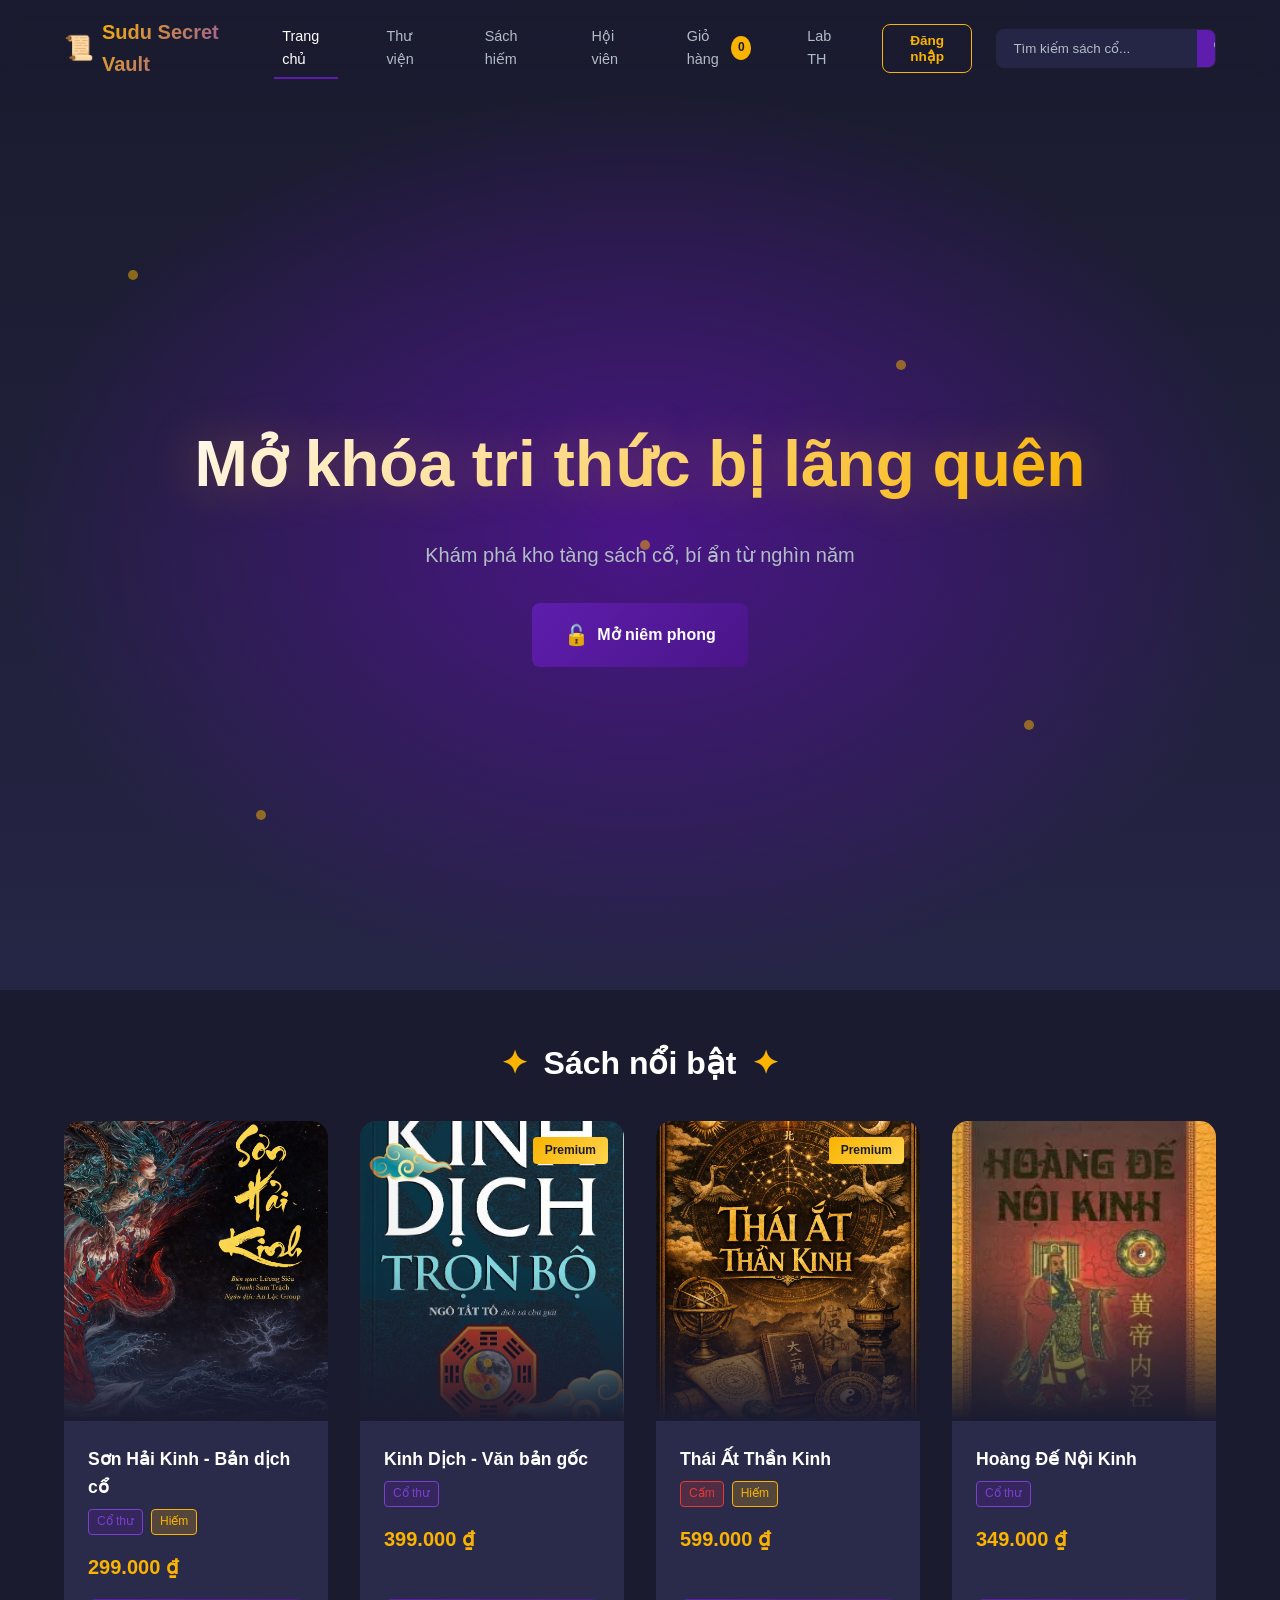
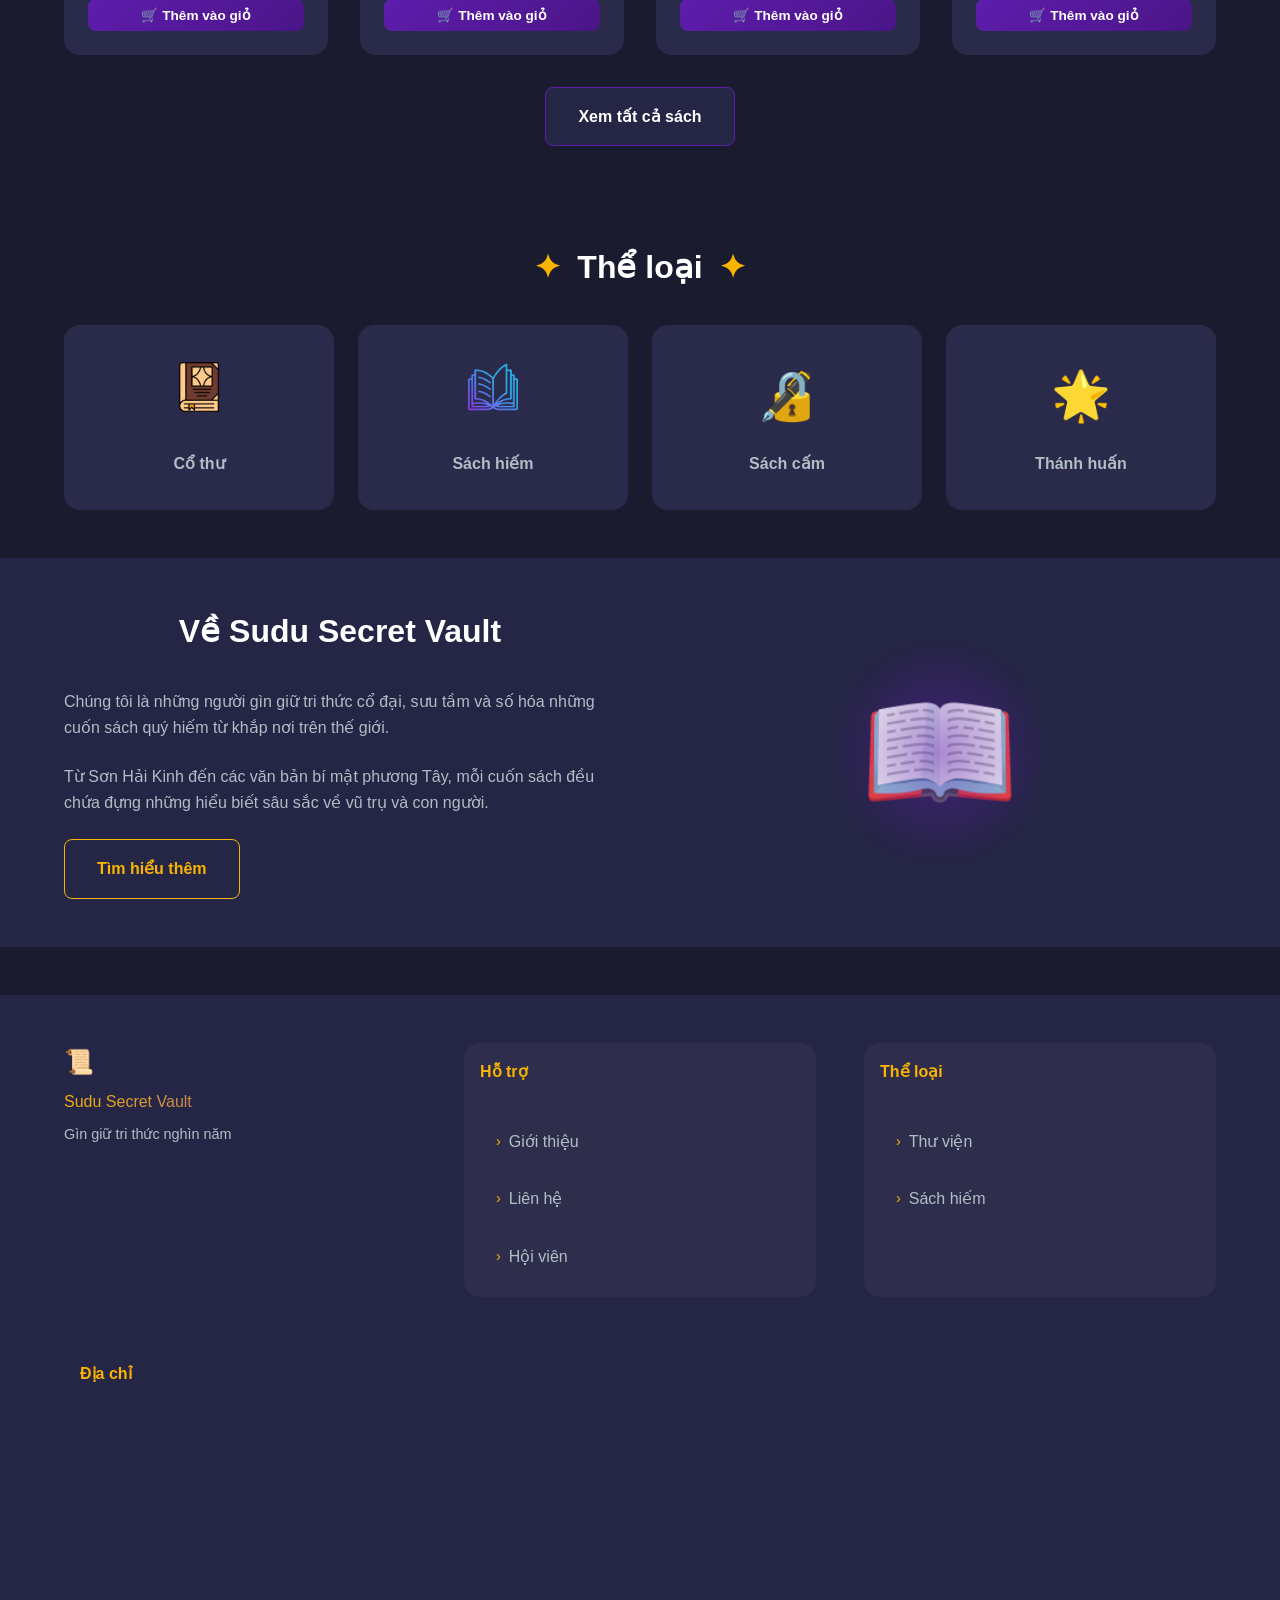
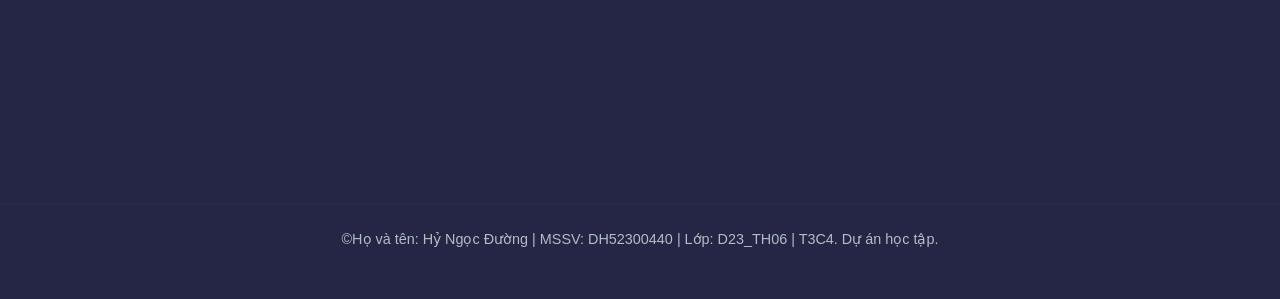
<file: index.html>
<!DOCTYPE html>
<html lang="vi">

<head>
    <meta charset="UTF-8">
    <meta name="viewport" content="width=device-width, initial-scale=1.0">
    <title>Sudu Secret Vault - Mở khóa tri thức bị lãng quên</title>
    <link rel="stylesheet" href="styles/style.css">
</head>

<body>
    <!-- ========== HEADER ========== -->
    <header class="header">
        <div class="container header-content">
            <!-- Logo -->
            <a href="index.html" class="logo">
                <span class="logo-icon">📜</span>
                <span class="logo-text">Sudu Secret Vault</span>
            </a>

            <!-- Navigation Menu -->
            <nav class="nav-menu">
                <a href="index.html" class="nav-link active">Trang chủ</a>
                <a href="templates/sach.html" class="nav-link">Thư viện</a>
                <a href="templates/sach-hiem.html" class="nav-link">Sách hiếm</a>
                <a href="templates/hoi-vien.html" class="nav-link">Hội viên</a>
                <a href="templates/gio-hang.html" class="nav-link cart-link">

                    Giỏ hàng
                    <span class="cart-count" id="cart-count">0</span>
                </a>
                <a href="templates/lab-thuc-hanh.html" class="nav-link">Lab TH</a>
            </nav>

            <!-- Search Bar -->
            <div class="search-bar">
                <input type="text" id="search-input" placeholder="Tìm kiếm sách cổ...">
                <button class="search-btn" onclick="searchBooks()">🔍</button>
            </div>

            <!-- Mobile Menu Button -->
            <button class="mobile-menu-btn" onclick="toggleMobileMenu()">☰</button>
        </div>
    </header>

    <!-- ========== HERO SECTION ========== -->
    <section class="hero">
        <div class="hero-overlay"></div>
        <div class="hero-content">
            <h1 class="hero-title">Mở khóa tri thức bị lãng quên</h1>
            <p class="hero-subtitle">Khám phá kho tàng sách cổ, bí ẩn từ nghìn năm</p>
            <a href="templates/sach.html" class="btn btn-primary btn-glow">
                <span class="btn-icon">🔓</span>
                Mở niêm phong
            </a>
        </div>
        <!-- Floating mystical elements -->
        <div class="mystical-particles">
            <span class="particle"></span>
            <span class="particle"></span>
            <span class="particle"></span>
            <span class="particle"></span>
            <span class="particle"></span>
        </div>
    </section>

    <!-- ========== FEATURED BOOKS ========== -->
    <section class="section featured-section">
        <div class="container">
            <h2 class="section-title">
                <span class="title-decoration">✦</span>
                Sách nổi bật
                <span class="title-decoration">✦</span>
            </h2>
            <div class="books-grid" id="featured-books">
                <!-- Books will be loaded by JavaScript -->
            </div>
            <div class="section-footer">
                <a href="templates/sach.html" class="btn btn-secondary">Xem tất cả sách</a>
            </div>
        </div>
    </section>

    <!-- ========== CATEGORIES ========== -->
    <section class="section categories-section">
        <div class="container">
            <h2 class="section-title">
                <span class="title-decoration">✦</span>
                Thể loại
                <span class="title-decoration">✦</span>
            </h2>
            <div class="categories-grid">
                <a href="templates/sach.html?category=cothu" class="category-card">
                    <span class="category-icon"> <img src="images/icon/iconcothu.jpg" alt="Cổ thư" width="50"
                            height="50"> </span>
                    <span class="category-name">Cổ thư</span>
                </a>
                <a href="templates/sach.html?category=hiem" class="category-card">
                    <span class="category-icon"> <img src="images/icon/book.png" alt="Sách hiếm" width="50" height="50">
                    </span>
                    <span class="category-name">Sách hiếm</span>
                </a>
                <a href="templates/sach.html?category=cam" class="category-card">
                    <span class="category-icon">🔏</span>
                    <span class="category-name">Sách cấm</span>
                </a>
                <a href="templates/sach.html?category=thanhuan" class="category-card">
                    <span class="category-icon">🌟</span>
                    <span class="category-name">Thánh huấn</span>
                </a>
            </div>
        </div>
    </section>

    <!-- ========== ABOUT SECTION ========== -->
    <section class="section about-section">
        <div class="container about-content">
            <div class="about-text">
                <h2 class="section-title">Về Sudu Secret Vault</h2>
                <p>Chúng tôi là những người gìn giữ tri thức cổ đại, sưu tầm và số hóa những cuốn sách quý hiếm từ khắp
                    nơi trên thế giới.</p>
                <p>Từ Sơn Hải Kinh đến các văn bản bí mật phương Tây, mỗi cuốn sách đều chứa đựng những hiểu biết sâu
                    sắc về vũ trụ và con người.</p>
                <a href="templates/gioi-thieu.html" class="btn btn-outline">Tìm hiểu thêm</a>
            </div>
            <div class="about-image">
                <div class="mystical-book">
                    <span class="book-glow"></span>
                    📖
                </div>
            </div>
        </div>
    </section>

    <!-- ========== FOOTER ========== -->
    <footer class="footer">
        <div class="container footer-content">
            <div class="footer-brand">
                <span class="logo-icon">📜</span>
                <span class="logo-text">Sudu Secret Vault</span>
                <p class="footer-tagline">Gìn giữ tri thức nghìn năm</p>
            </div>
            <div class="footer-links">
                <h4>Hỗ trợ</h4>
                <a href="templates/gioi-thieu.html">Giới thiệu</a>
                <a href="templates/lien-he.html">Liên hệ</a>
                <a href="templates/hoi-vien.html">Hội viên</a>
            </div>
            <div class="footer-links">
                <h4>Thể loại</h4>
                <a href="templates/sach.html">Thư viện</a>
                <a href="templates/sach-hiem.html">Sách hiếm</a>
            </div>
            <div class="footer-links footer-map">
                <h4>Địa chỉ</h4>
                <div class="map-container">
                    <iframe
                        src="https://www.google.com/maps/embed?pb=!1m18!1m12!1m3!1d3904.3062442629953!2d108.56043036121538!3d11.883750688291881!2m3!1f0!2f0!3f0!3m2!1i1024!2i768!4f13.1!3m3!1m2!1s0x317116da36b53075%3A0x7c5827bec4163bc5!2zVHLGsOG7nW5nIFRo4buNLCBYdcOibiBUcsaw4budbmcsIFh1w6JuIFRyxrDhu51uZyAtIMSQw6AgTOG6oXQsIEzDom0gxJDhu5NuZywgVmnhu4d0IE5hbQ!5e0!3m2!1svi!2s!4v1778671419726!5m2!1svi!2s"
                        allowfullscreen="" loading="lazy" referrerpolicy="no-referrer-when-downgrade">
                    </iframe>
                </div>
            </div>
        </div>
        <div class="footer-bottom">
            <p>&copy;Họ và tên: Hỷ Ngọc Đường | MSSV: DH52300440 | Lớp: D23_TH06 | T3C4. Dự án học tập.</p>

        </div>
    </footer>

    <script src="scripts/main.js"></script>
    <script>
        // Load featured books on homepage
        document.addEventListener('DOMContentLoaded', function () {
            loadFeaturedBooks();
            updateCartCount();
        });
    </script>
</body>

</html>
</file>
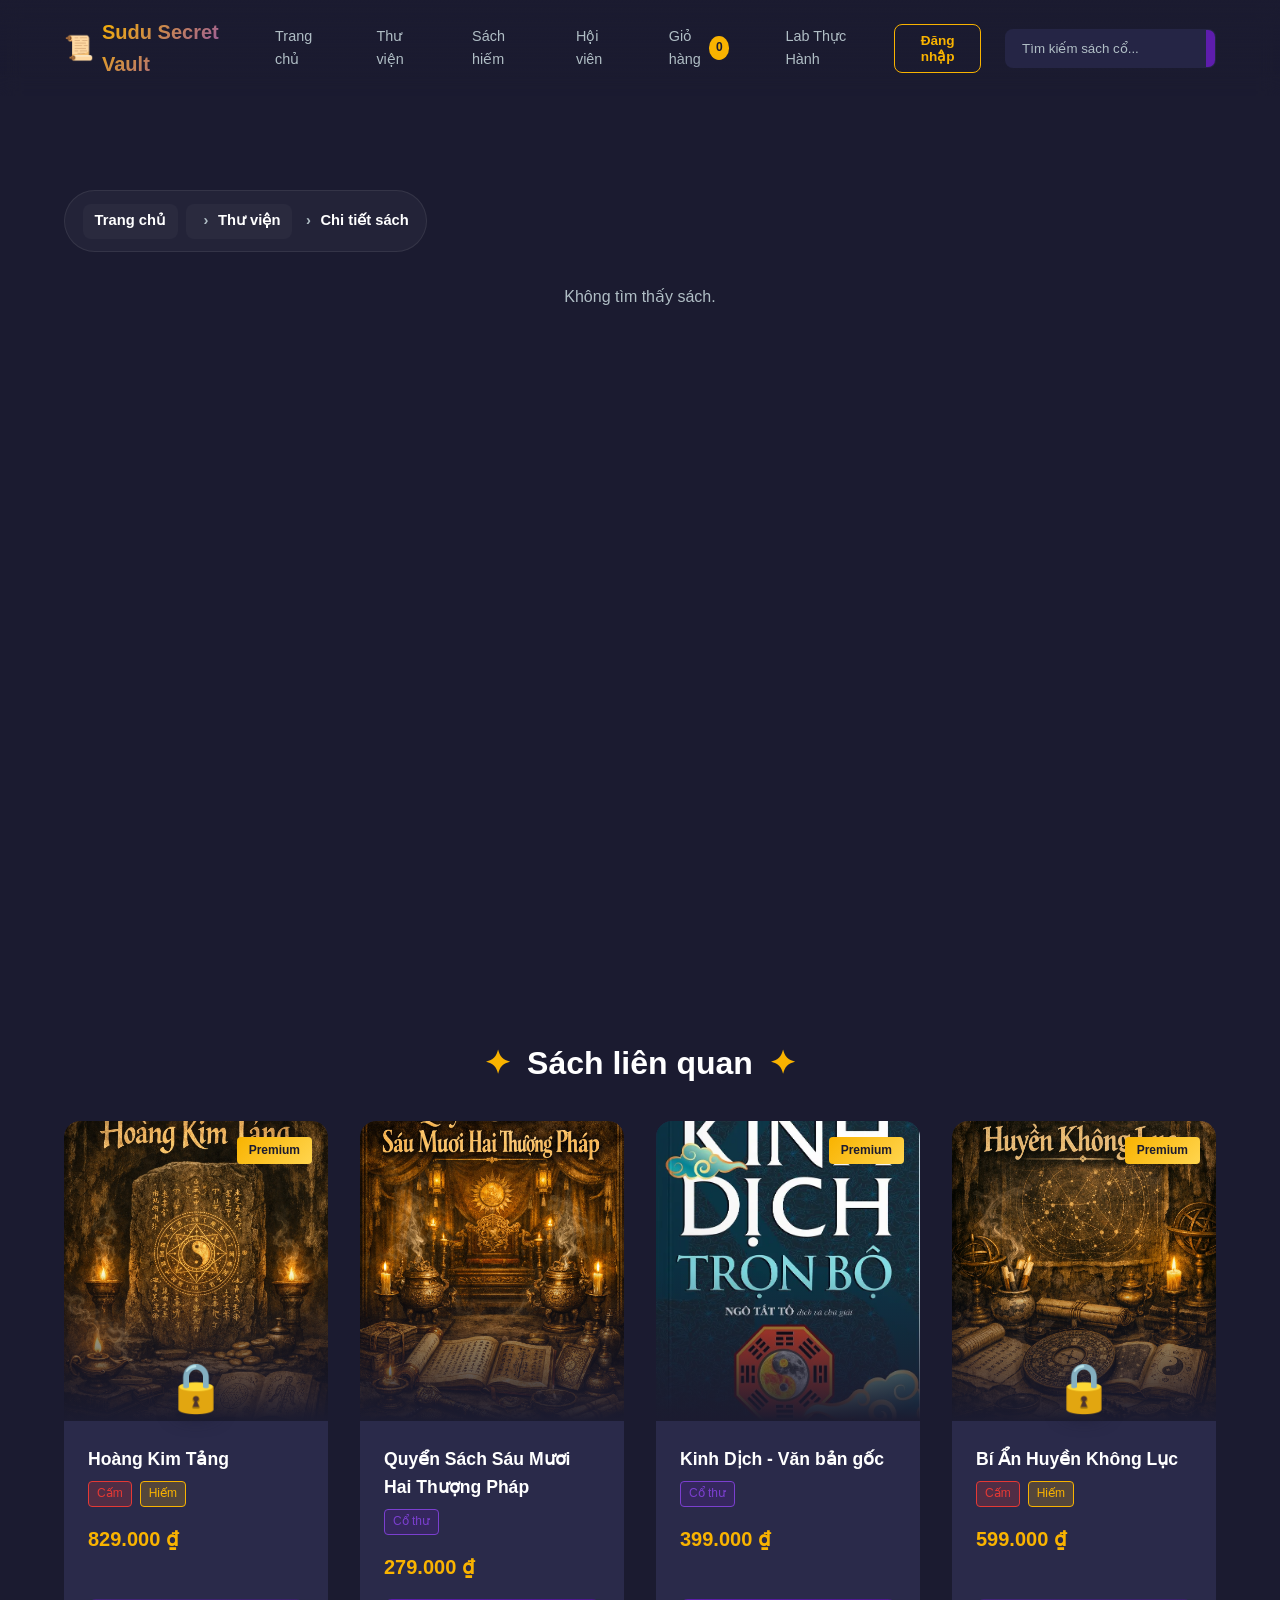
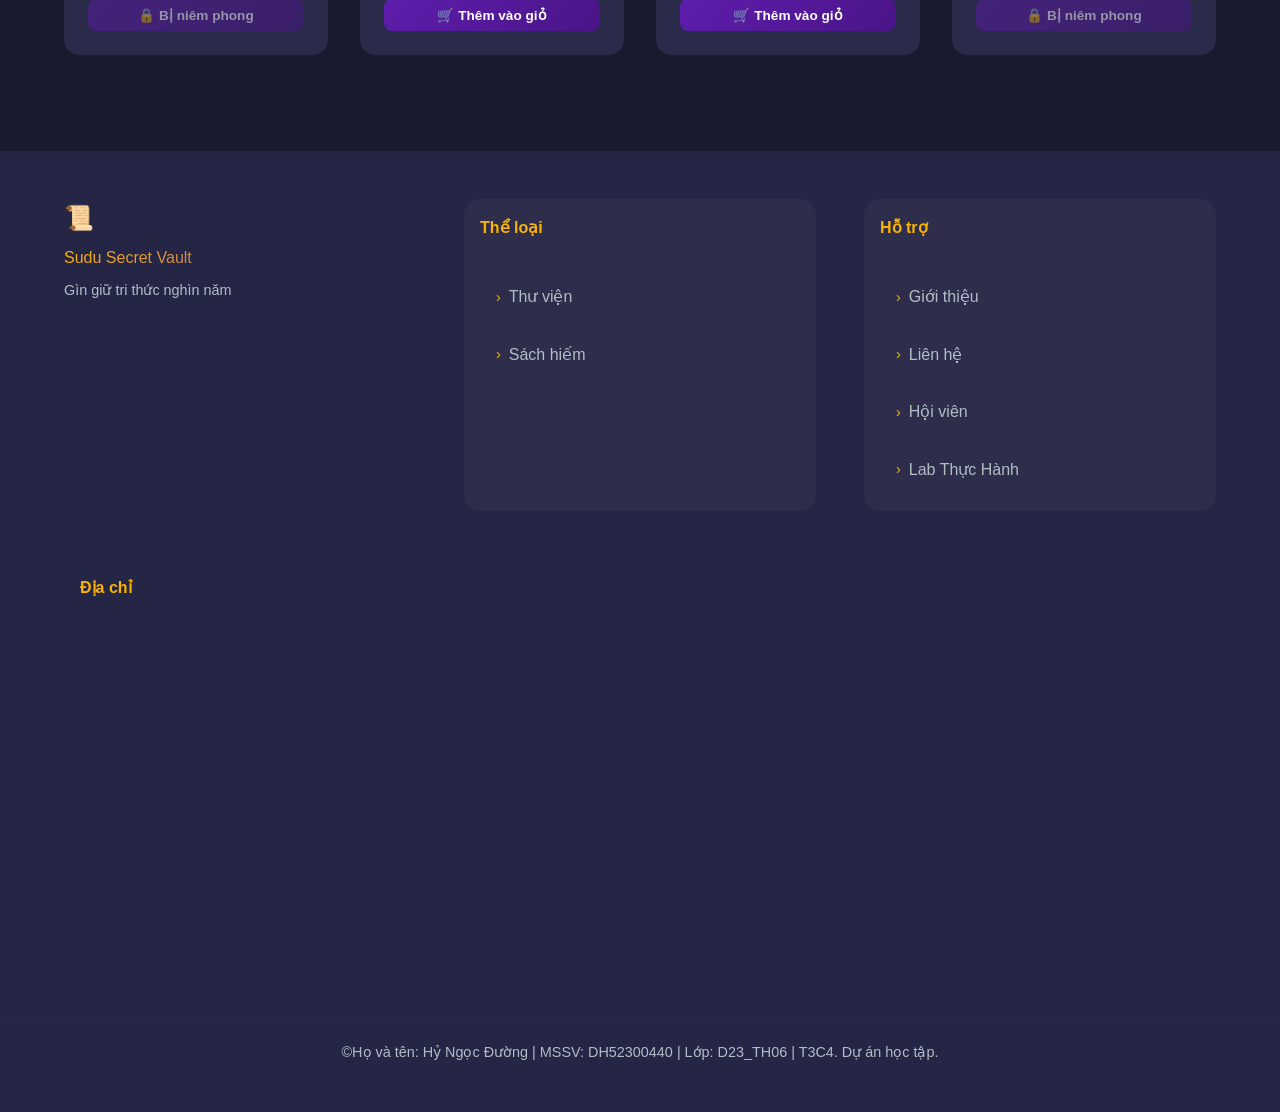
<file: templates/chi-tiet-sach.html>
<!DOCTYPE html>
<html lang="vi">

<head>
    <meta charset="UTF-8">
    <meta name="viewport" content="width=device-width, initial-scale=1.0">
    <title>Chi tiết sách - Sudu Secret Vault</title>
    <link rel="stylesheet" href="../styles/style.css">
</head>

<body>
    <!-- ========== HEADER ========== -->
    <header class="header">
        <div class="container header-content">
            <a href="../index.html" class="logo">
                <span class="logo-icon">📜</span>
                <span class="logo-text">Sudu Secret Vault</span>
            </a>

            <nav class="nav-menu">
                <a href="../index.html" class="nav-link">Trang chủ</a>
                <a href="sach.html" class="nav-link">Thư viện</a>
                <a href="sach-hiem.html" class="nav-link">Sách hiếm</a>
                <a href="hoi-vien.html" class="nav-link">Hội viên</a>
                <a href="gio-hang.html" class="nav-link cart-link">
                    Giỏ hàng
                    <span class="cart-count" id="cart-count">0</span>
                </a>
                <a href="lab-thuc-hanh.html" class="nav-link">Lab Thực Hành</a>
            </nav>

            <div class="search-bar">
                <input type="text" id="search-input" placeholder="Tìm kiếm sách cổ...">
                <button class="search-btn" onclick="searchBooks()">🔍</button>
            </div>

            <button class="mobile-menu-btn" onclick="toggleMobileMenu()">☰</button>
        </div>
    </header>

    <!-- ========== MAIN CONTENT ========== -->
    <main class="product-detail">
        <div class="container">
            <!-- Breadcrumb -->
            <div class="breadcrumb">
                <a href="../index.html">Trang chủ</a>
                <a href="sach.html">Thư viện</a>
                <span>Chi tiết sách</span>
            </div>

            <!-- Product Detail Content -->
            <div id="product-detail-content">
                <!-- Content will be loaded by JavaScript -->
                <p class="text-center text-muted">Đang tải...</p>
            </div>
        </div>
    </main>

    <!-- ========== RELATED BOOKS ========== -->
    <section class="section">
        <div class="container">
            <h2 class="section-title">
                <span class="title-decoration">✦</span>
                Sách liên quan
                <span class="title-decoration">✦</span>
            </h2>
            <div class="books-grid" id="related-books">
                <!-- Related books will be loaded by JavaScript -->
            </div>
        </div>
    </section>

    <!-- ========== FOOTER ========== -->
    <footer class="footer">
        <div class="container footer-content">
            <div class="footer-brand">
                <span class="logo-icon">📜</span>
                <span class="logo-text">Sudu Secret Vault</span>
                <p class="footer-tagline">Gìn giữ tri thức nghìn năm</p>
            </div>
            <div class="footer-links">
                <h4>Thể loại</h4>
                <a href="sach.html">Thư viện</a>
                <a href="sach-hiem.html">Sách hiếm</a>
            </div>
            <div class="footer-links">
                <h4>Hỗ trợ</h4>
                <a href="gioi-thieu.html">Giới thiệu</a>
                <a href="lien-he.html">Liên hệ</a>
                <a href="hoi-vien.html">Hội viên</a>
                <a href="lab-thuc-hanh.html">Lab Thực Hành</a>
            </div>
            <div class="footer-links footer-map">
                <h4>Địa chỉ</h4>
                <div class="map-container">
                    <iframe
                        src="https://www.google.com/maps/embed?pb=!1m18!1m12!1m3!1d3904.3062442629953!2d108.56043036121538!3d11.883750688291881!2m3!1f0!2f0!3f0!3m2!1i1024!2i768!4f13.1!3m3!1m2!1s0x317116da36b53075%3A0x7c5827bec4163bc5!2zVHLGsOG7nW5nIFRo4buNLCBYdcOibiBUcsaw4budbmcsIFh1w6JuIFRyxrDhu51uZyAtIMSQw6AgTOG6oXQsIEzDom0gxJDhu5NuZywgVmnhu4d0IE5hbQ!5e0!3m2!1svi!2s!4v1778671419726!5m2!1svi!2s"
                        allowfullscreen="" loading="lazy" referrerpolicy="no-referrer-when-downgrade">
                    </iframe>
                </div>
            </div>
        </div>
        <div class="footer-bottom">
            <p>&copy;Họ và tên: Hỷ Ngọc Đường | MSSV: DH52300440 | Lớp: D23_TH06 | T3C4. Dự án học tập.</p>
        </div>
    </footer>

    <script src="../scripts/main.js"></script>
    <script>
        document.addEventListener('DOMContentLoaded', function () {
            loadProductDetail();
            updateCartCount();

            // Load related books (random 4 books)
            const container = document.getElementById('related-books');
            if (container) {
                const shuffled = [...booksData].sort(() => 0.5 - Math.random());
                const related = shuffled.slice(0, 4);
                container.innerHTML = related.map(book => createBookCard(book)).join('');
            }
        });
    </script>
</body>

</html>
</file>
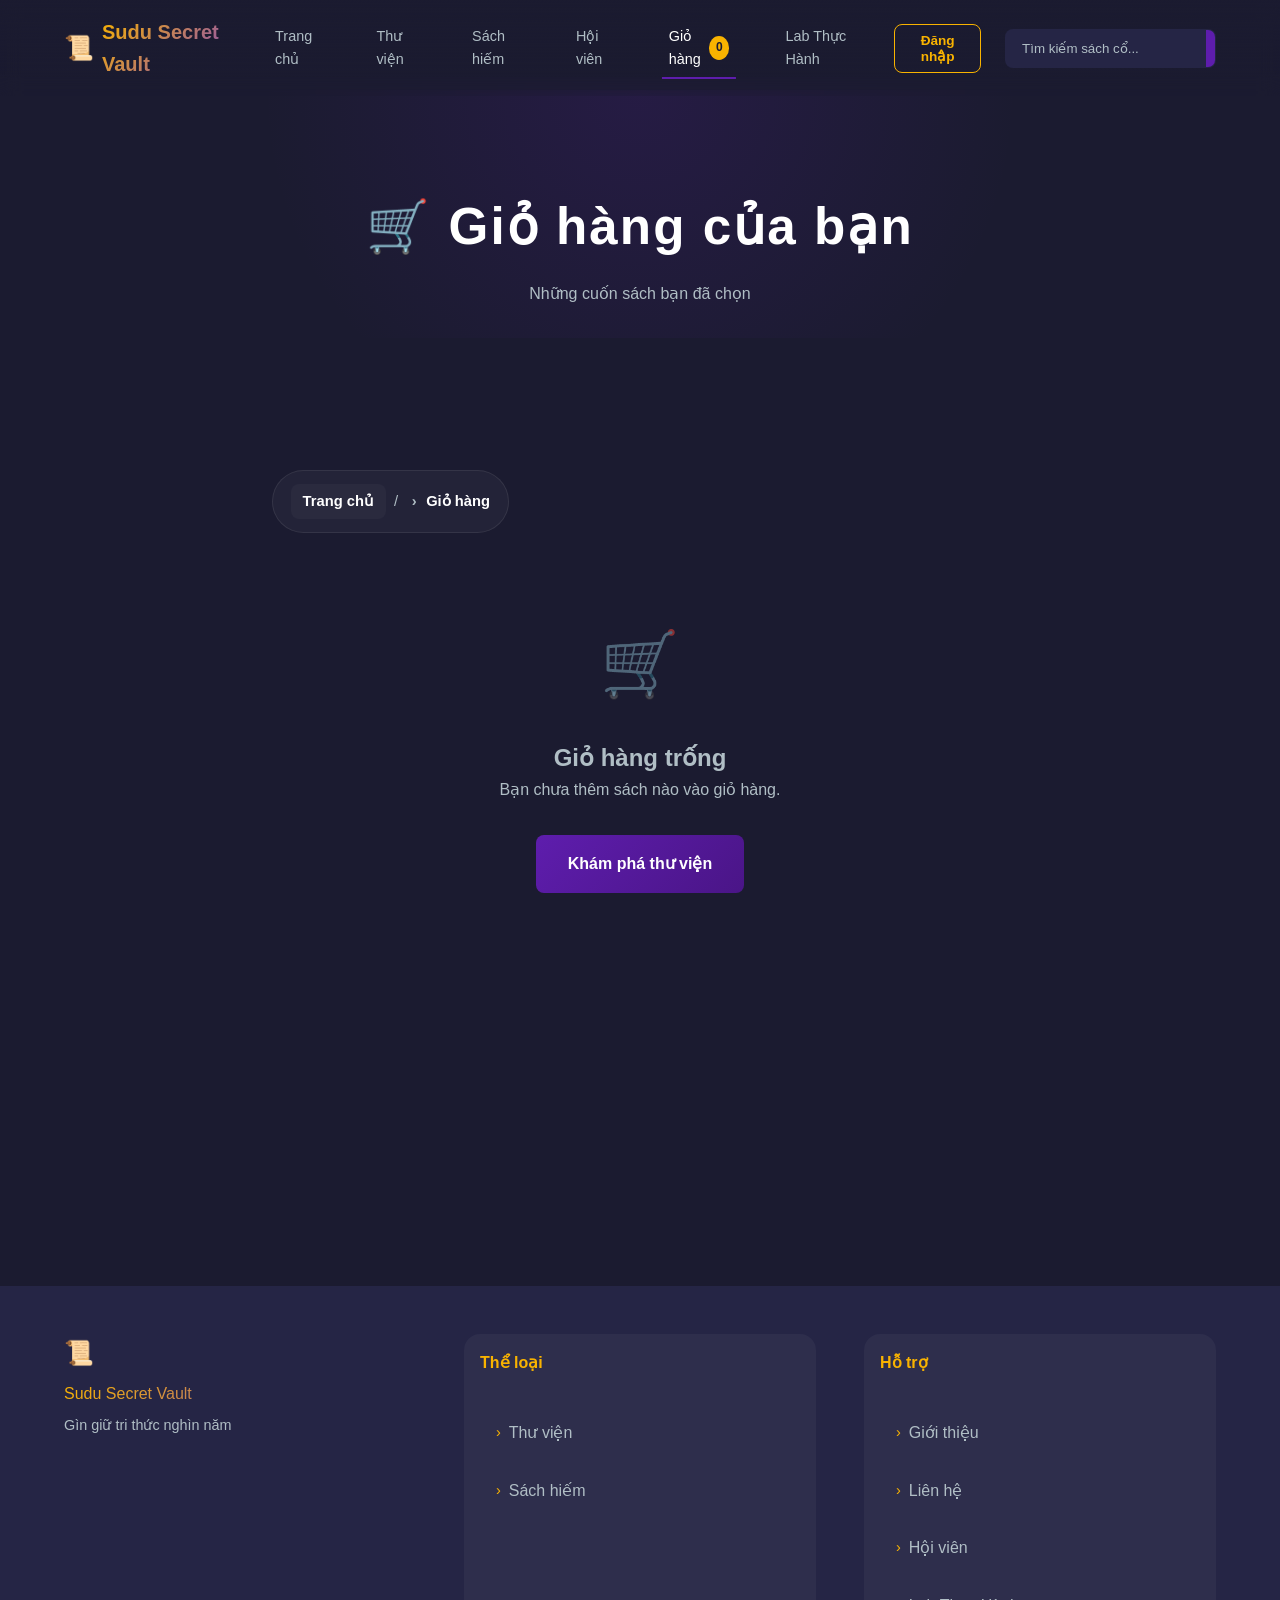
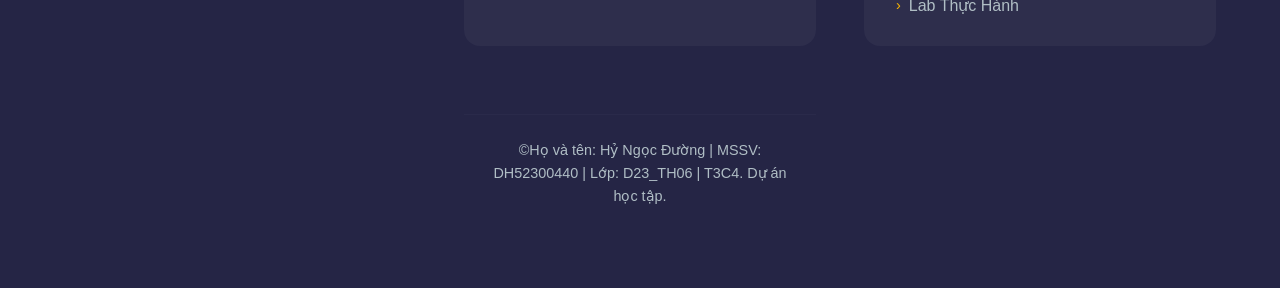
<file: templates/gio-hang.html>
<!DOCTYPE html>
<html lang="vi">

<head>
    <meta charset="UTF-8">
    <meta name="viewport" content="width=device-width, initial-scale=1.0">
    <title>Giỏ hàng - Sudu Secret Vault</title>
    <link rel="stylesheet" href="../styles/style.css">
</head>

<body>
    <!-- ========== HEADER ========== -->
    <header class="header">
        <div class="container header-content">
            <a href="../index.html" class="logo">
                <span class="logo-icon">📜</span>
                <span class="logo-text">Sudu Secret Vault</span>
            </a>

            <nav class="nav-menu">
                <a href="../index.html" class="nav-link">Trang chủ</a>
                <a href="sach.html" class="nav-link">Thư viện</a>
                <a href="sach-hiem.html" class="nav-link">Sách hiếm</a>
                <a href="hoi-vien.html" class="nav-link">Hội viên</a>
                <a href="gio-hang.html" class="nav-link cart-link active">
                    Giỏ hàng
                    <span class="cart-count" id="cart-count">0</span>
                </a>
                <a href="lab-thuc-hanh.html" class="nav-link">Lab Thực Hành</a>
            </nav>

            <div class="search-bar">
                <input type="text" id="search-input" placeholder="Tìm kiếm sách cổ...">
                <button class="search-btn" onclick="searchBooks()">🔍</button>
            </div>

            <button class="mobile-menu-btn" onclick="toggleMobileMenu()">☰</button>
        </div>
    </header>

    <!-- ========== PAGE TITLE ========== -->
    <div class="page-title">
        <div class="container">
            <h1>🛒 Giỏ hàng của bạn</h1>
            <p class="text-muted">Những cuốn sách bạn đã chọn</p>
        </div>
    </div>

    <!-- ========== MAIN CONTENT ========== -->
    <main class="cart-page">
        <div class="cart-container">
            <!-- Breadcrumb -->
            <div class="breadcrumb">
                <a href="../index.html">Trang chủ</a> / <span>Giỏ hàng</span>
            </div>

            <!-- Cart Empty State -->
            <div id="cart-empty" class="cart-empty" style="display: none;">
                <div class="cart-empty-icon">🛒</div>
                <h2>Giỏ hàng trống</h2>
                <p>Bạn chưa thêm sách nào vào giỏ hàng.</p>
                <a href="sach.html" class="btn btn-primary mt-lg">Khám phá thư viện</a>
            </div>

            <!-- Cart Items -->
            <div id="cart-items" class="cart-items">
                <!-- Items will be loaded by JavaScript -->
            </div>

            <!-- Cart Summary -->
            <div id="cart-summary" class="cart-summary">
                <div class="cart-total">
                    <span>Tổng cộng:</span>
                    <span class="cart-total-price" id="cart-total-price">0 ₫</span>
                </div>
                <a href="thanh-toan.html" class="btn btn-accent" style="width: 100%; justify-content: center;">
                    💳 Tiến hành thanh toán
                </a>
                <a href="sach.html" class="btn btn-outline mt-sm" style="width: 100%; justify-content: center;">
                    Tiếp tục mua sắm
                </a>
            </div>
        </div>
    </main>

    <!-- ========== FOOTER ========== -->
    <footer class="footer">
        <div class="container footer-content">
            <div class="footer-brand">
                <span class="logo-icon">📜</span>
                <span class="logo-text">Sudu Secret Vault</span>
                <p class="footer-tagline">Gìn giữ tri thức nghìn năm</p>
            </div>
            <div class="footer-links">
                <h4>Thể loại</h4>
                <a href="sach.html">Thư viện</a>
                <a href="sach-hiem.html">Sách hiếm</a>
            </div>
            <div class="footer-links">
                <h4>Hỗ trợ</h4>
                <a href="gioi-thieu.html">Giới thiệu</a>
                <a href="lien-he.html">Liên hệ</a>
                <a href="hoi-vien.html">Hội viên</a>
                <a href="lab-thuc-hanh.html">Lab Thực Hành</a>
            </div>
            <div style="clear:both"></div>
            <div class="footer-bottom" style="text-align: center; margin-top: 20px;">
                <p>&copy;Họ và tên: Hỷ Ngọc Đường | MSSV: DH52300440 | Lớp: D23_TH06 | T3C4. Dự án học tập.</p>
            </div>
    </footer>

    <script src="../scripts/main.js"></script>
    <script>
        document.addEventListener('DOMContentLoaded', function () {
            renderCart();
            updateCartCount();
        });
    </script>
</body>

</html>
</file>
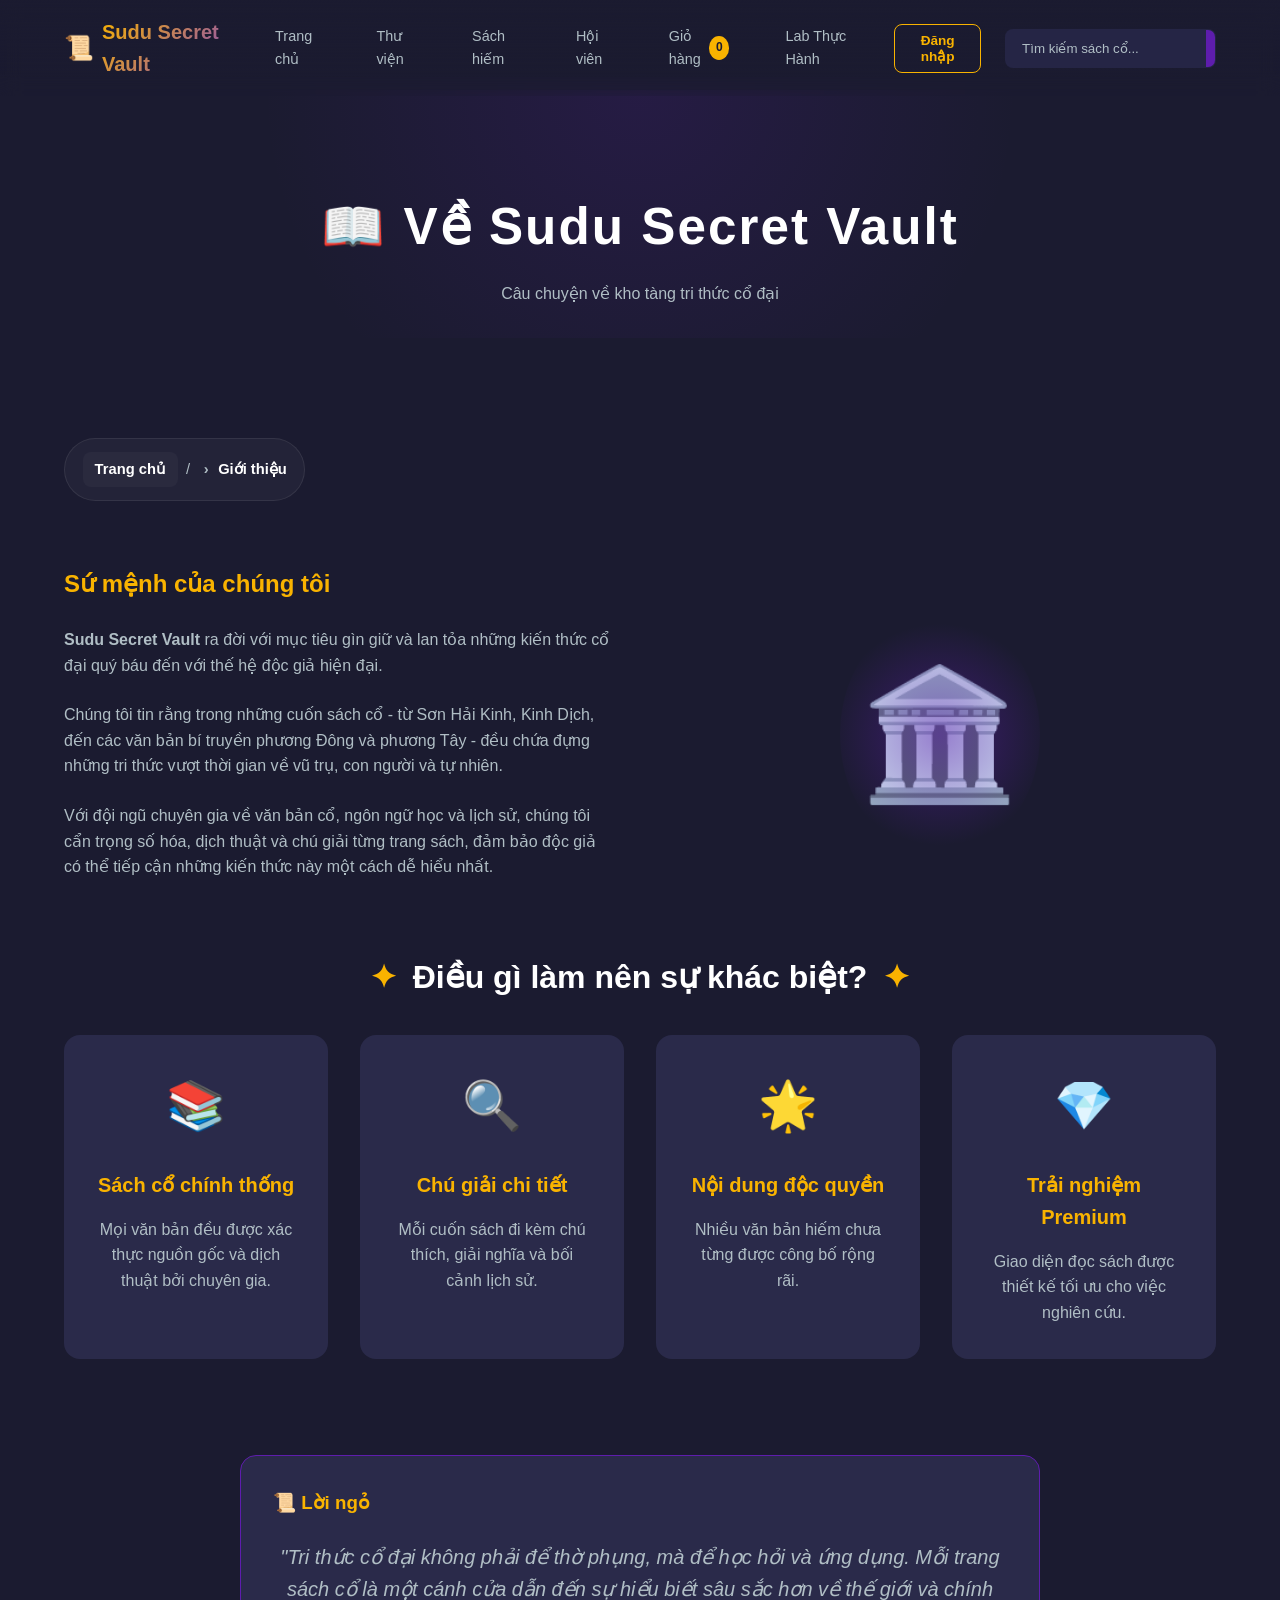
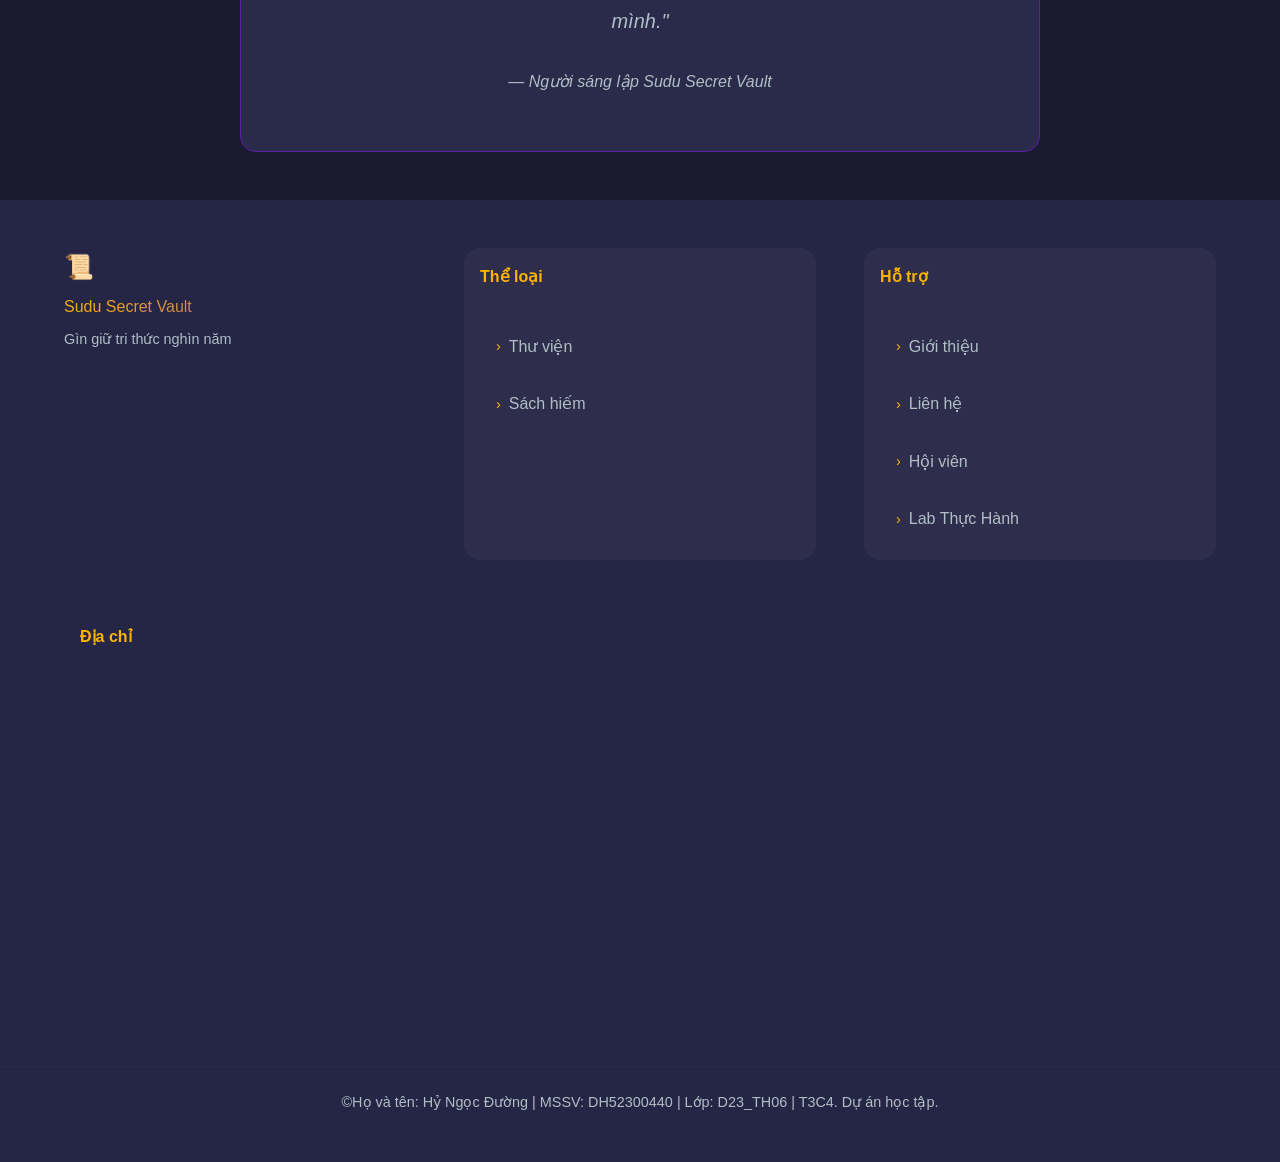
<file: templates/gioi-thieu.html>
<!DOCTYPE html>
<html lang="vi">

<head>
    <meta charset="UTF-8">
    <meta name="viewport" content="width=device-width, initial-scale=1.0">
    <title>Giới thiệu - Sudu Secret Vault</title>
    <link rel="stylesheet" href="../styles/style.css">
</head>

<body>
    <!-- ========== HEADER ========== -->
    <header class="header">
        <div class="container header-content">
            <a href="../index.html" class="logo">
                <span class="logo-icon">📜</span>
                <span class="logo-text">Sudu Secret Vault</span>
            </a>

            <nav class="nav-menu">
                <a href="../index.html" class="nav-link">Trang chủ</a>
                <a href="sach.html" class="nav-link">Thư viện</a>
                <a href="sach-hiem.html" class="nav-link">Sách hiếm</a>
                <a href="hoi-vien.html" class="nav-link">Hội viên</a>
                <a href="gio-hang.html" class="nav-link cart-link">
                    Giỏ hàng
                    <span class="cart-count" id="cart-count">0</span>
                </a>
                <a href="lab-thuc-hanh.html" class="nav-link">Lab Thực Hành</a>
            </nav>

            <div class="search-bar">
                <input type="text" id="search-input" placeholder="Tìm kiếm sách cổ...">
                <button class="search-btn" onclick="searchBooks()">🔍</button>
            </div>

            <button class="mobile-menu-btn" onclick="toggleMobileMenu()">☰</button>
        </div>
    </header>

    <!-- ========== PAGE TITLE ========== -->
    <div class="page-title">
        <div class="container">
            <h1>📖 Về Sudu Secret Vault</h1>
            <p class="text-muted">Câu chuyện về kho tàng tri thức cổ đại</p>
        </div>
    </div>

    <!-- ========== MAIN CONTENT ========== -->
    <main class="library-page">
        <div class="container">
            <!-- Breadcrumb -->
            <div class="breadcrumb">
                <a href="../index.html">Trang chủ</a> / <span>Giới thiệu</span>
            </div>

            <!-- About Content -->
            <div class="about-content" style="margin-top: 2rem;">
                <div class="about-text">
                    <h2 class="text-accent mb-md">Sứ mệnh của chúng tôi</h2>
                    <p class="mb-md">
                        <strong>Sudu Secret Vault</strong> ra đời với mục tiêu gìn giữ và lan tỏa những kiến thức cổ đại
                        quý báu đến với thế hệ độc giả hiện đại.
                    </p>
                    <p class="mb-md">
                        Chúng tôi tin rằng trong những cuốn sách cổ - từ Sơn Hải Kinh, Kinh Dịch, đến các văn bản bí
                        truyền phương Đông và phương Tây - đều chứa đựng những tri thức vượt thời gian về vũ trụ, con
                        người và tự nhiên.
                    </p>
                    <p class="mb-md">
                        Với đội ngũ chuyên gia về văn bản cổ, ngôn ngữ học và lịch sử, chúng tôi cẩn trọng số hóa, dịch
                        thuật và chú giải từng trang sách, đảm bảo độc giả có thể tiếp cận những kiến thức này một cách
                        dễ hiểu nhất.
                    </p>
                </div>
                <div class="about-image">
                    <div class="mystical-book">
                        <span class="book-glow"></span>
                        🏛️
                    </div>
                </div>
            </div>

            <!-- Features -->
            <section class="section">
                <h2 class="section-title">
                    <span class="title-decoration">✦</span>
                    Điều gì làm nên sự khác biệt?
                    <span class="title-decoration">✦</span>
                </h2>
                <div class="member-benefits">
                    <div class="benefit-card">
                        <div class="benefit-icon">📚</div>
                        <h3 class="benefit-title">Sách cổ chính thống</h3>
                        <p class="benefit-desc">Mọi văn bản đều được xác thực nguồn gốc và dịch thuật bởi chuyên gia.
                        </p>
                    </div>
                    <div class="benefit-card">
                        <div class="benefit-icon">🔍</div>
                        <h3 class="benefit-title">Chú giải chi tiết</h3>
                        <p class="benefit-desc">Mỗi cuốn sách đi kèm chú thích, giải nghĩa và bối cảnh lịch sử.</p>
                    </div>
                    <div class="benefit-card">
                        <div class="benefit-icon">🌟</div>
                        <h3 class="benefit-title">Nội dung độc quyền</h3>
                        <p class="benefit-desc">Nhiều văn bản hiếm chưa từng được công bố rộng rãi.</p>
                    </div>
                    <div class="benefit-card">
                        <div class="benefit-icon">💎</div>
                        <h3 class="benefit-title">Trải nghiệm Premium</h3>
                        <p class="benefit-desc">Giao diện đọc sách được thiết kế tối ưu cho việc nghiên cứu.</p>
                    </div>
                </div>
            </section>

            <!-- Quote -->
            <div class="question-gate" style="max-width: 800px; margin: 3rem auto;">
                <h3>📜 Lời ngỏ</h3>
                <p style="font-size: 1.25rem; text-align: center;">
                    "Tri thức cổ đại không phải để thờ phụng, mà để học hỏi và ứng dụng. Mỗi trang sách cổ là một cánh
                    cửa dẫn đến sự hiểu biết sâu sắc hơn về thế giới và chính mình."
                </p>
                <p class="text-center text-muted mt-lg">— Người sáng lập Sudu Secret Vault</p>
            </div>
        </div>
    </main>

    <!-- ========== FOOTER ========== -->
    <footer class="footer">
        <div class="container footer-content">
            <div class="footer-brand">
                <span class="logo-icon">📜</span>
                <span class="logo-text">Sudu Secret Vault</span>
                <p class="footer-tagline">Gìn giữ tri thức nghìn năm</p>
            </div>
            <div class="footer-links">
                <h4>Thể loại</h4>
                <a href="sach.html">Thư viện</a>
                <a href="sach-hiem.html">Sách hiếm</a>
            </div>
            <div class="footer-links">
                <h4>Hỗ trợ</h4>
                <a href="gioi-thieu.html">Giới thiệu</a>
                <a href="lien-he.html">Liên hệ</a>
                <a href="hoi-vien.html">Hội viên</a>
                <a href="lab-thuc-hanh.html">Lab Thực Hành</a>
            </div>
            <div class="footer-links footer-map">
                <h4>Địa chỉ</h4>
                <div class="map-container">
                    <iframe
                        src="https://www.google.com/maps/embed?pb=!1m18!1m12!1m3!1d3904.3062442629953!2d108.56043036121538!3d11.883750688291881!2m3!1f0!2f0!3f0!3m2!1i1024!2i768!4f13.1!3m3!1m2!1s0x317116da36b53075%3A0x7c5827bec4163bc5!2zVHLGsOG7nW5nIFRo4buNLCBYdcOibiBUcsaw4budbmcsIFh1w6JuIFRyxrDhu51uZyAtIMSQw6AgTOG6oXQsIEzDom0gxJDhu5NuZywgVmnhu4d0IE5hbQ!5e0!3m2!1svi!2s!4v1778671419726!5m2!1svi!2s"
                        allowfullscreen="" loading="lazy" referrerpolicy="no-referrer-when-downgrade">
                    </iframe>
                </div>
            </div>
        </div>
        <div class="footer-bottom">
            <p>&copy;Họ và tên: Hỷ Ngọc Đường | MSSV: DH52300440 | Lớp: D23_TH06 | T3C4. Dự án học tập.</p>
        </div>
    </footer>

    <script src="../scripts/main.js"></script>
    <script>
        document.addEventListener('DOMContentLoaded', function () {
            updateCartCount();
        });
    </script>
</body>

</html>
</file>
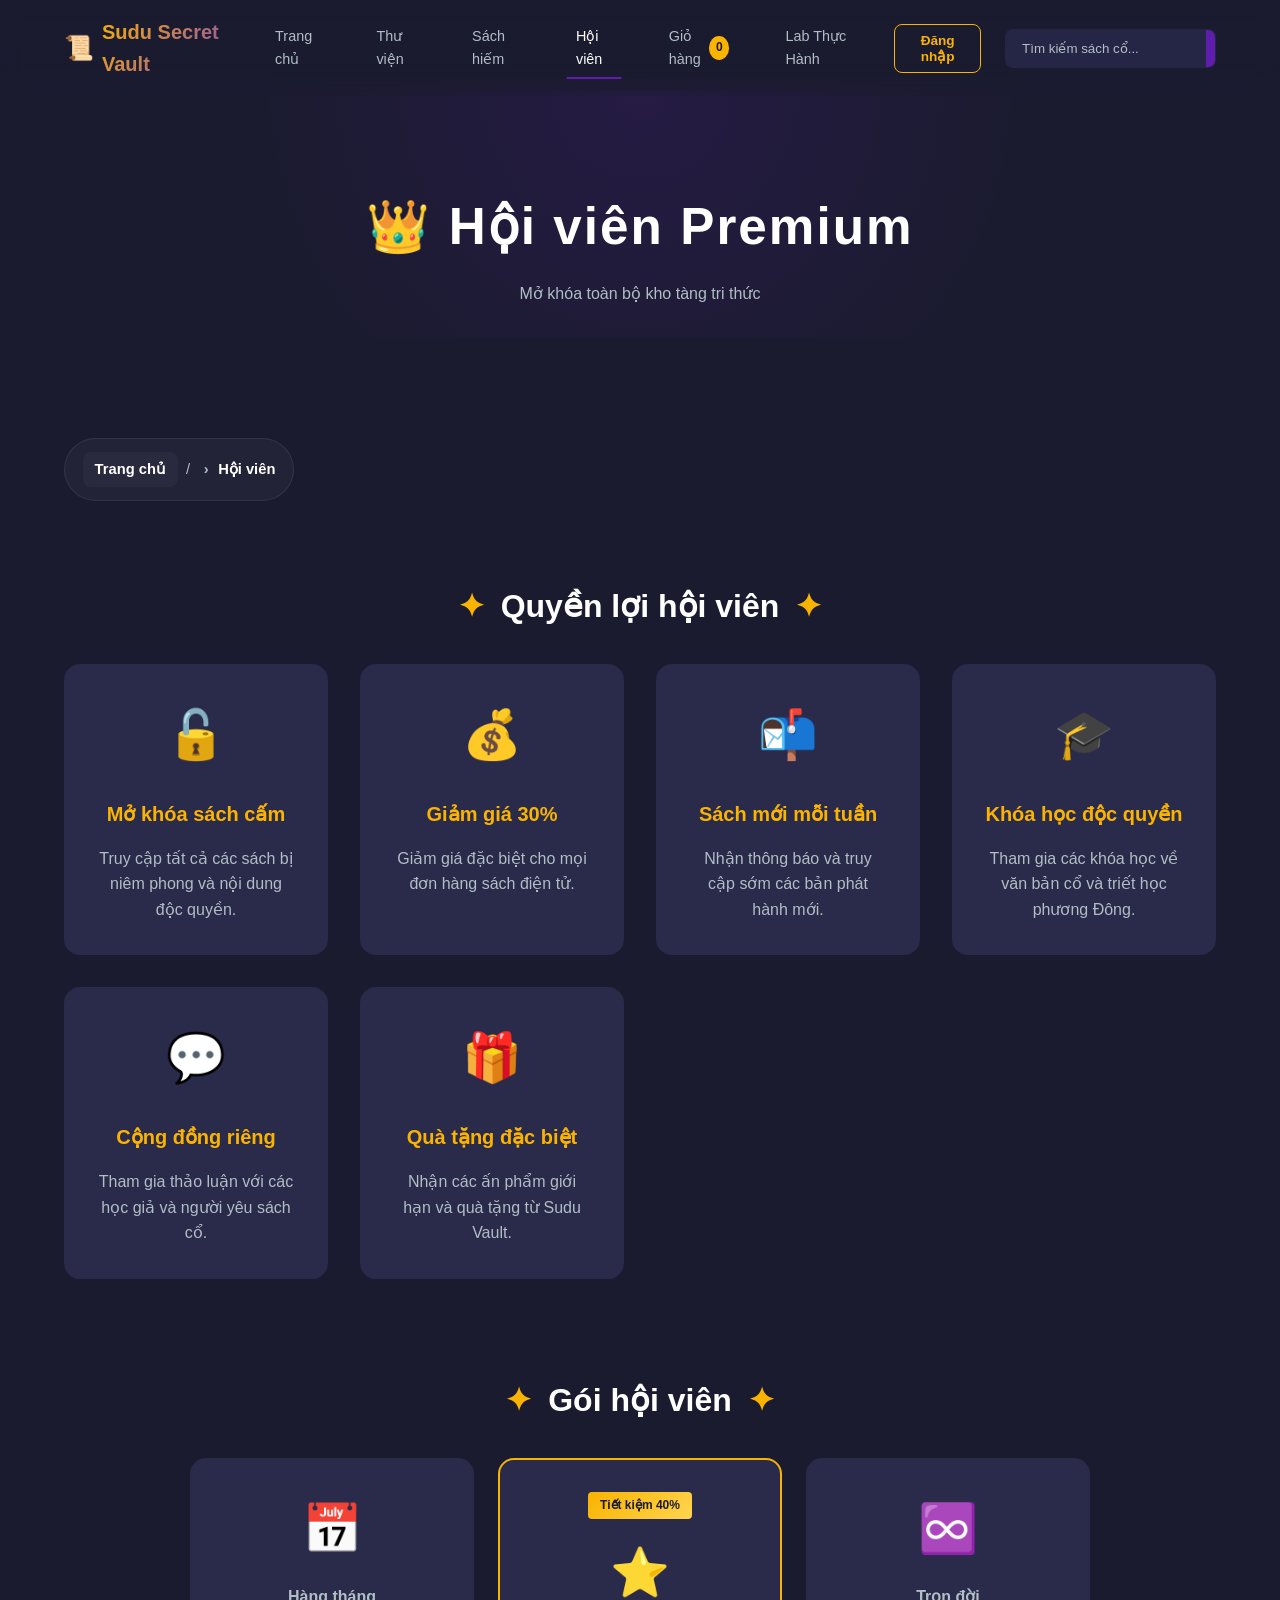
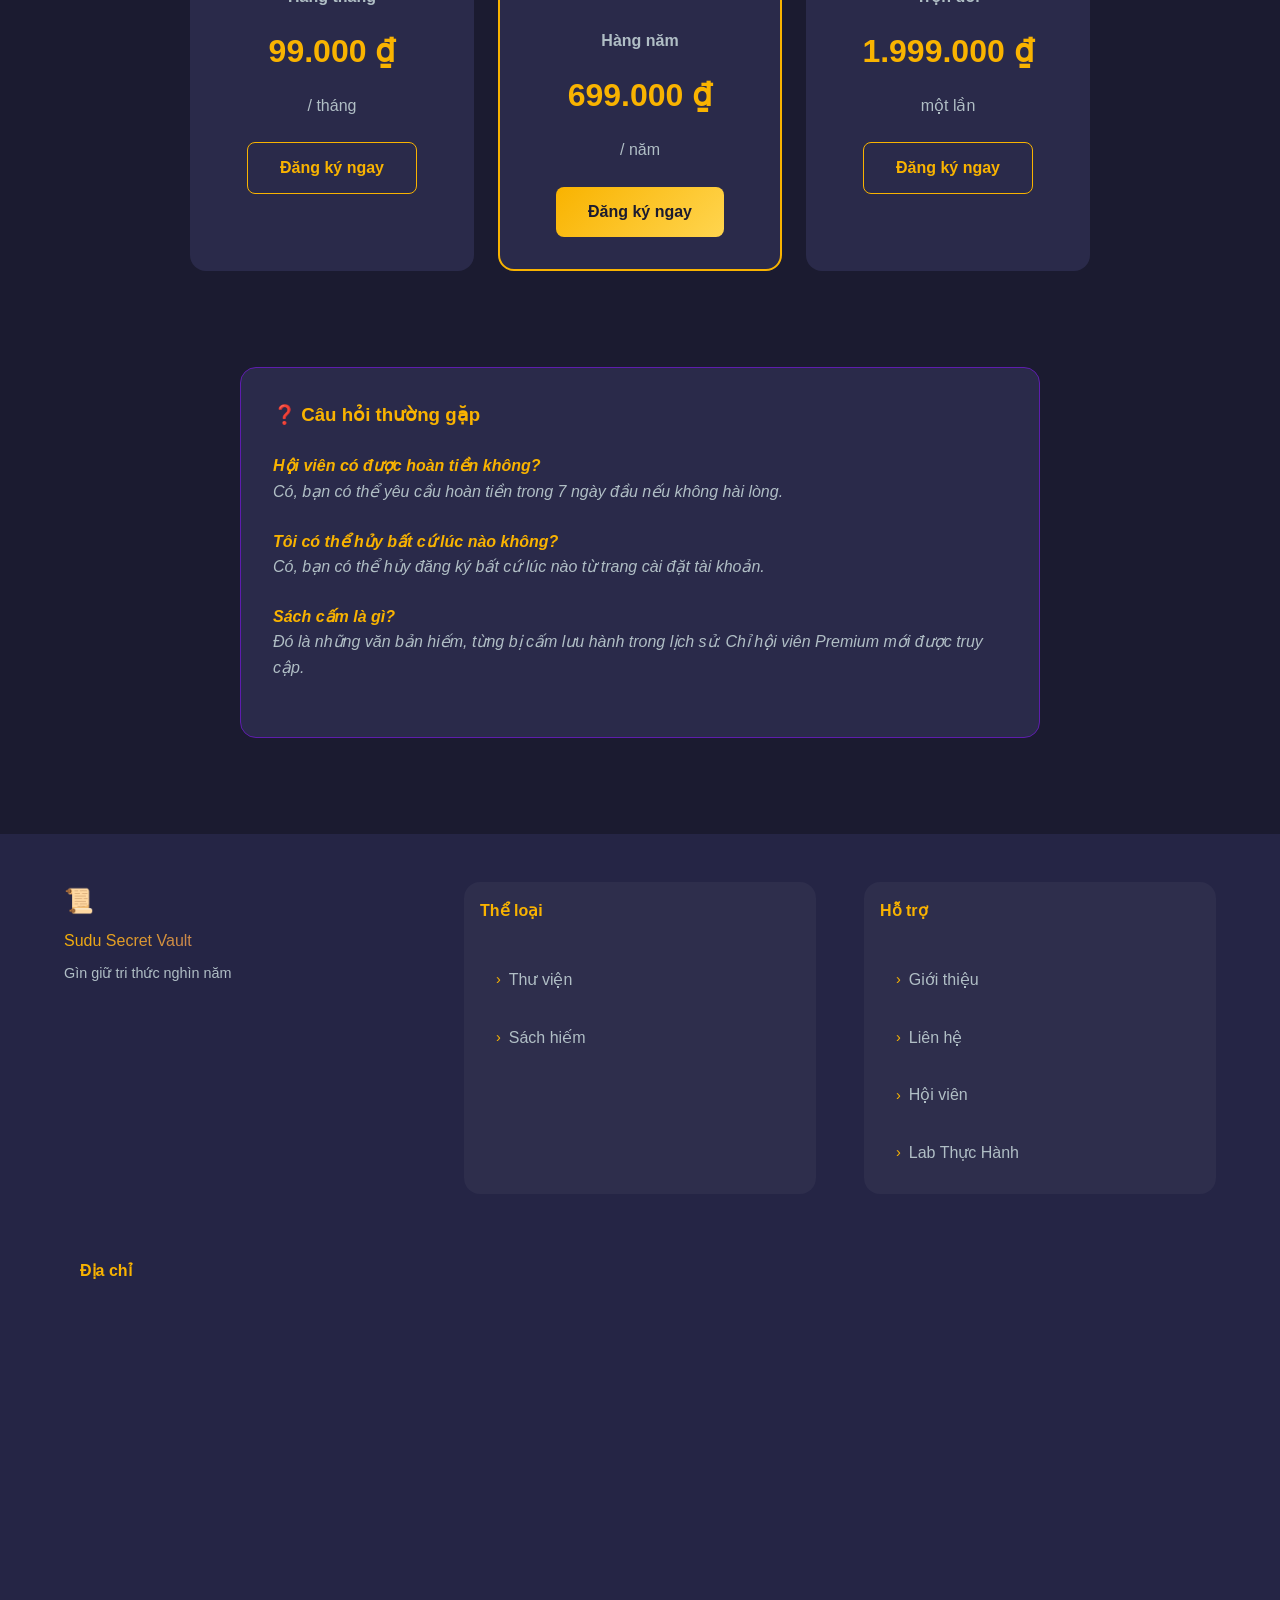
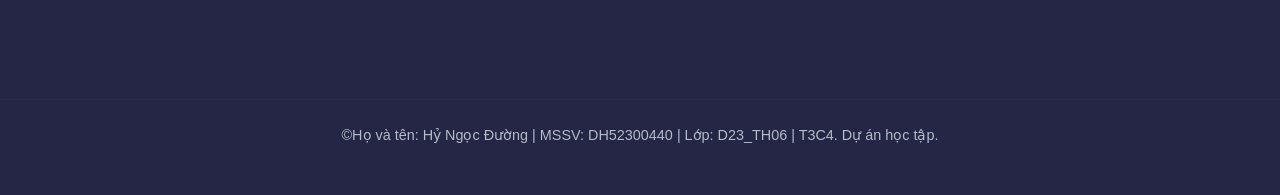
<file: templates/hoi-vien.html>
<!DOCTYPE html>
<html lang="vi">

<head>
    <meta charset="UTF-8">
    <meta name="viewport" content="width=device-width, initial-scale=1.0">
    <title>Hội viên - Sudu Secret Vault</title>
    <link rel="stylesheet" href="../styles/style.css">
</head>

<body>
    <!-- ========== HEADER ========== -->
    <header class="header">
        <div class="container header-content">
            <a href="../index.html" class="logo">
                <span class="logo-icon">📜</span>
                <span class="logo-text">Sudu Secret Vault</span>
            </a>

            <nav class="nav-menu">
                <a href="../index.html" class="nav-link">Trang chủ</a>
                <a href="sach.html" class="nav-link">Thư viện</a>
                <a href="sach-hiem.html" class="nav-link">Sách hiếm</a>
                <a href="hoi-vien.html" class="nav-link active">Hội viên</a>
                <a href="gio-hang.html" class="nav-link cart-link">
                    Giỏ hàng
                    <span class="cart-count" id="cart-count">0</span>
                </a>
                <a href="lab-thuc-hanh.html" class="nav-link">Lab Thực Hành</a>
            </nav>

            <div class="search-bar">
                <input type="text" id="search-input" placeholder="Tìm kiếm sách cổ...">
                <button class="search-btn" onclick="searchBooks()">🔍</button>
            </div>

            <button class="mobile-menu-btn" onclick="toggleMobileMenu()">☰</button>
        </div>
    </header>

    <!-- ========== PAGE TITLE ========== -->
    <div class="page-title">
        <div class="container">
            <h1>👑 Hội viên Premium</h1>
            <p class="text-muted">Mở khóa toàn bộ kho tàng tri thức</p>
        </div>
    </div>

    <!-- ========== MAIN CONTENT ========== -->
    <main class="library-page">
        <div class="container">
            <!-- Breadcrumb -->
            <div class="breadcrumb">
                <a href="../index.html">Trang chủ</a> / <span>Hội viên</span>
            </div>

            <!-- Benefits Section -->
            <section class="section">
                <h2 class="section-title">
                    <span class="title-decoration">✦</span>
                    Quyền lợi hội viên
                    <span class="title-decoration">✦</span>
                </h2>
                <div class="member-benefits">
                    <div class="benefit-card">
                        <div class="benefit-icon">🔓</div>
                        <h3 class="benefit-title">Mở khóa sách cấm</h3>
                        <p class="benefit-desc">Truy cập tất cả các sách bị niêm phong và nội dung độc quyền.</p>
                    </div>
                    <div class="benefit-card">
                        <div class="benefit-icon">💰</div>
                        <h3 class="benefit-title">Giảm giá 30%</h3>
                        <p class="benefit-desc">Giảm giá đặc biệt cho mọi đơn hàng sách điện tử.</p>
                    </div>
                    <div class="benefit-card">
                        <div class="benefit-icon">📬</div>
                        <h3 class="benefit-title">Sách mới mỗi tuần</h3>
                        <p class="benefit-desc">Nhận thông báo và truy cập sớm các bản phát hành mới.</p>
                    </div>
                    <div class="benefit-card">
                        <div class="benefit-icon">🎓</div>
                        <h3 class="benefit-title">Khóa học độc quyền</h3>
                        <p class="benefit-desc">Tham gia các khóa học về văn bản cổ và triết học phương Đông.</p>
                    </div>
                    <div class="benefit-card">
                        <div class="benefit-icon">💬</div>
                        <h3 class="benefit-title">Cộng đồng riêng</h3>
                        <p class="benefit-desc">Tham gia thảo luận với các học giả và người yêu sách cổ.</p>
                    </div>
                    <div class="benefit-card">
                        <div class="benefit-icon">🎁</div>
                        <h3 class="benefit-title">Quà tặng đặc biệt</h3>
                        <p class="benefit-desc">Nhận các ấn phẩm giới hạn và quà tặng từ Sudu Vault.</p>
                    </div>
                </div>
            </section>

            <!-- Pricing Plans -->
            <section class="section">
                <h2 class="section-title">
                    <span class="title-decoration">✦</span>
                    Gói hội viên
                    <span class="title-decoration">✦</span>
                </h2>
                <div class="categories-grid" style="max-width: 900px; margin: 0 auto;">
                    <!-- Monthly -->
                    <div class="category-card" style="padding: 2rem;">
                        <span class="category-icon">📅</span>
                        <span class="category-name">Hàng tháng</span>
                        <div class="product-price" style="margin: 1rem 0;">99.000 ₫</div>
                        <p class="text-muted mb-md">/ tháng</p>
                        <button class="btn btn-outline" onclick="showToast('Chức năng demo - Chưa khả dụng', 'error')">
                            Đăng ký ngay
                        </button>
                    </div>

                    <!-- Yearly - Recommended -->
                    <div class="category-card" style="padding: 2rem; border: 2px solid var(--color-accent);">
                        <span class="premium-badge"
                            style="position: relative; top: 0; right: 0; margin-bottom: 1rem;">Tiết kiệm 40%</span>
                        <span class="category-icon">⭐</span>
                        <span class="category-name">Hàng năm</span>
                        <div class="product-price" style="margin: 1rem 0;">699.000 ₫</div>
                        <p class="text-muted mb-md">/ năm</p>
                        <button class="btn btn-accent" onclick="showToast('Chức năng demo - Chưa khả dụng', 'error')">
                            Đăng ký ngay
                        </button>
                    </div>

                    <!-- Lifetime -->
                    <div class="category-card" style="padding: 2rem;">
                        <span class="category-icon">♾️</span>
                        <span class="category-name">Trọn đời</span>
                        <div class="product-price" style="margin: 1rem 0;">1.999.000 ₫</div>
                        <p class="text-muted mb-md">một lần</p>
                        <button class="btn btn-outline" onclick="showToast('Chức năng demo - Chưa khả dụng', 'error')">
                            Đăng ký ngay
                        </button>
                    </div>
                </div>
            </section>

            <!-- FAQ -->
            <section class="section">
                <div class="question-gate" style="max-width: 800px; margin: 0 auto;">
                    <h3>❓ Câu hỏi thường gặp</h3>
                    <div style="text-align: left; margin-top: 1.5rem;">
                        <p class="mb-md"><strong class="text-accent">Hội viên có được hoàn tiền không?</strong><br>
                            <span class="text-muted">Có, bạn có thể yêu cầu hoàn tiền trong 7 ngày đầu nếu không hài
                                lòng.</span>
                        </p>

                        <p class="mb-md"><strong class="text-accent">Tôi có thể hủy bất cứ lúc nào không?</strong><br>
                            <span class="text-muted">Có, bạn có thể hủy đăng ký bất cứ lúc nào từ trang cài đặt tài
                                khoản.</span>
                        </p>

                        <p><strong class="text-accent">Sách cấm là gì?</strong><br>
                            <span class="text-muted">Đó là những văn bản hiếm, từng bị cấm lưu hành trong lịch sử. Chỉ
                                hội viên Premium mới được truy cập.</span>
                        </p>
                    </div>
                </div>
            </section>
        </div>
    </main>

    <!-- ========== FOOTER ========== -->
    <footer class="footer">
        <div class="container footer-content">
            <div class="footer-brand">
                <span class="logo-icon">📜</span>
                <span class="logo-text">Sudu Secret Vault</span>
                <p class="footer-tagline">Gìn giữ tri thức nghìn năm</p>
            </div>
            <div class="footer-links">
                <h4>Thể loại</h4>
                <a href="sach.html">Thư viện</a>
                <a href="sach-hiem.html">Sách hiếm</a>
            </div>
            <div class="footer-links">
                <h4>Hỗ trợ</h4>
                <a href="gioi-thieu.html">Giới thiệu</a>
                <a href="lien-he.html">Liên hệ</a>
                <a href="hoi-vien.html">Hội viên</a>
                <a href="lab-thuc-hanh.html">Lab Thực Hành</a>
            </div>
            <div class="footer-links footer-map">
                <h4>Địa chỉ</h4>
                <div class="map-container">
                    <iframe
                        src="https://www.google.com/maps/embed?pb=!1m18!1m12!1m3!1d3904.3062442629953!2d108.56043036121538!3d11.883750688291881!2m3!1f0!2f0!3f0!3m2!1i1024!2i768!4f13.1!3m3!1m2!1s0x317116da36b53075%3A0x7c5827bec4163bc5!2zVHLGsOG7nW5nIFRo4buNLCBYdcOibiBUcsaw4budbmcsIFh1w6JuIFRyxrDhu51uZyAtIMSQw6AgTOG6oXQsIEzDom0gxJDhu5NuZywgVmnhu4d0IE5hbQ!5e0!3m2!1svi!2s!4v1778671419726!5m2!1svi!2s"
                        allowfullscreen="" loading="lazy" referrerpolicy="no-referrer-when-downgrade">
                    </iframe>
                </div>
            </div>
        </div>
        <div class="footer-bottom">
            <p>&copy;Họ và tên: Hỷ Ngọc Đường | MSSV: DH52300440 | Lớp: D23_TH06 | T3C4. Dự án học tập.</p>
        </div>
    </footer>

    <script src="../scripts/main.js"></script>
    <script>
        document.addEventListener('DOMContentLoaded', function () {
            updateCartCount();
        });
    </script>
</body>

</html>
</file>
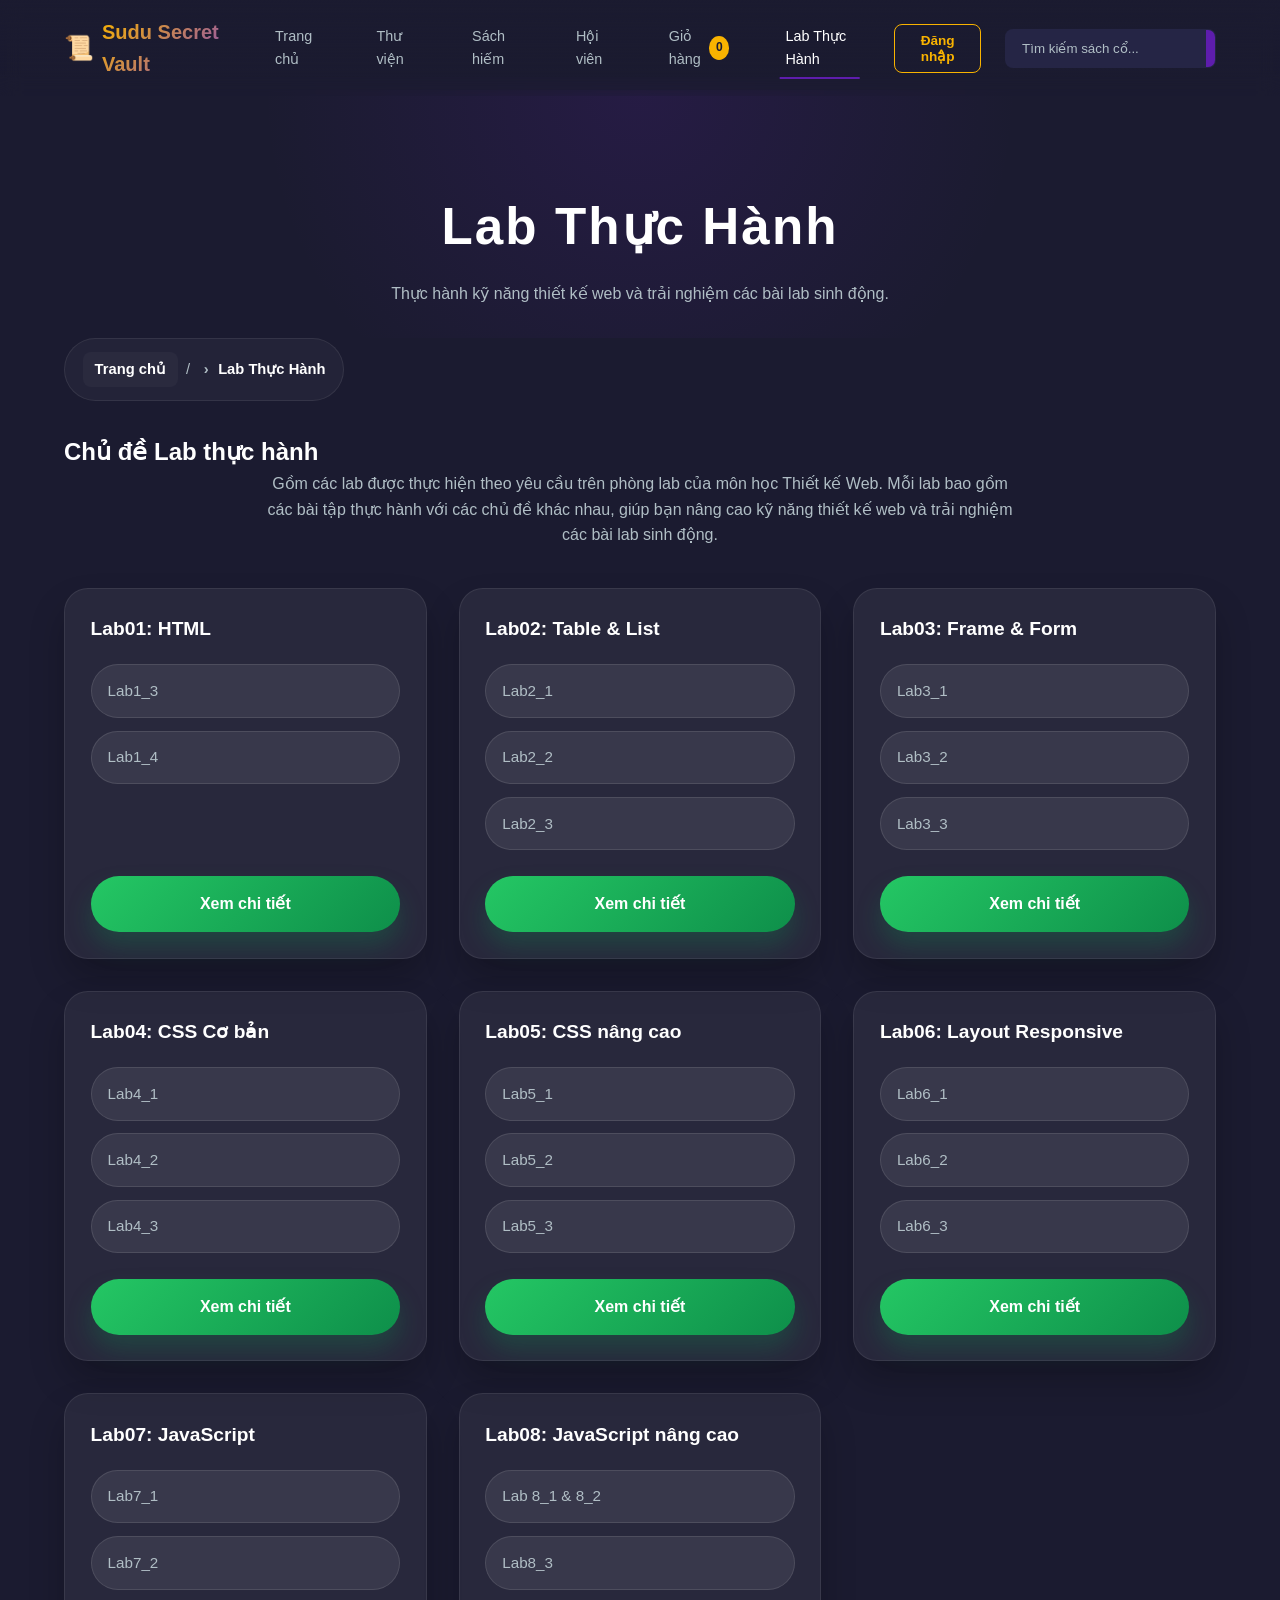
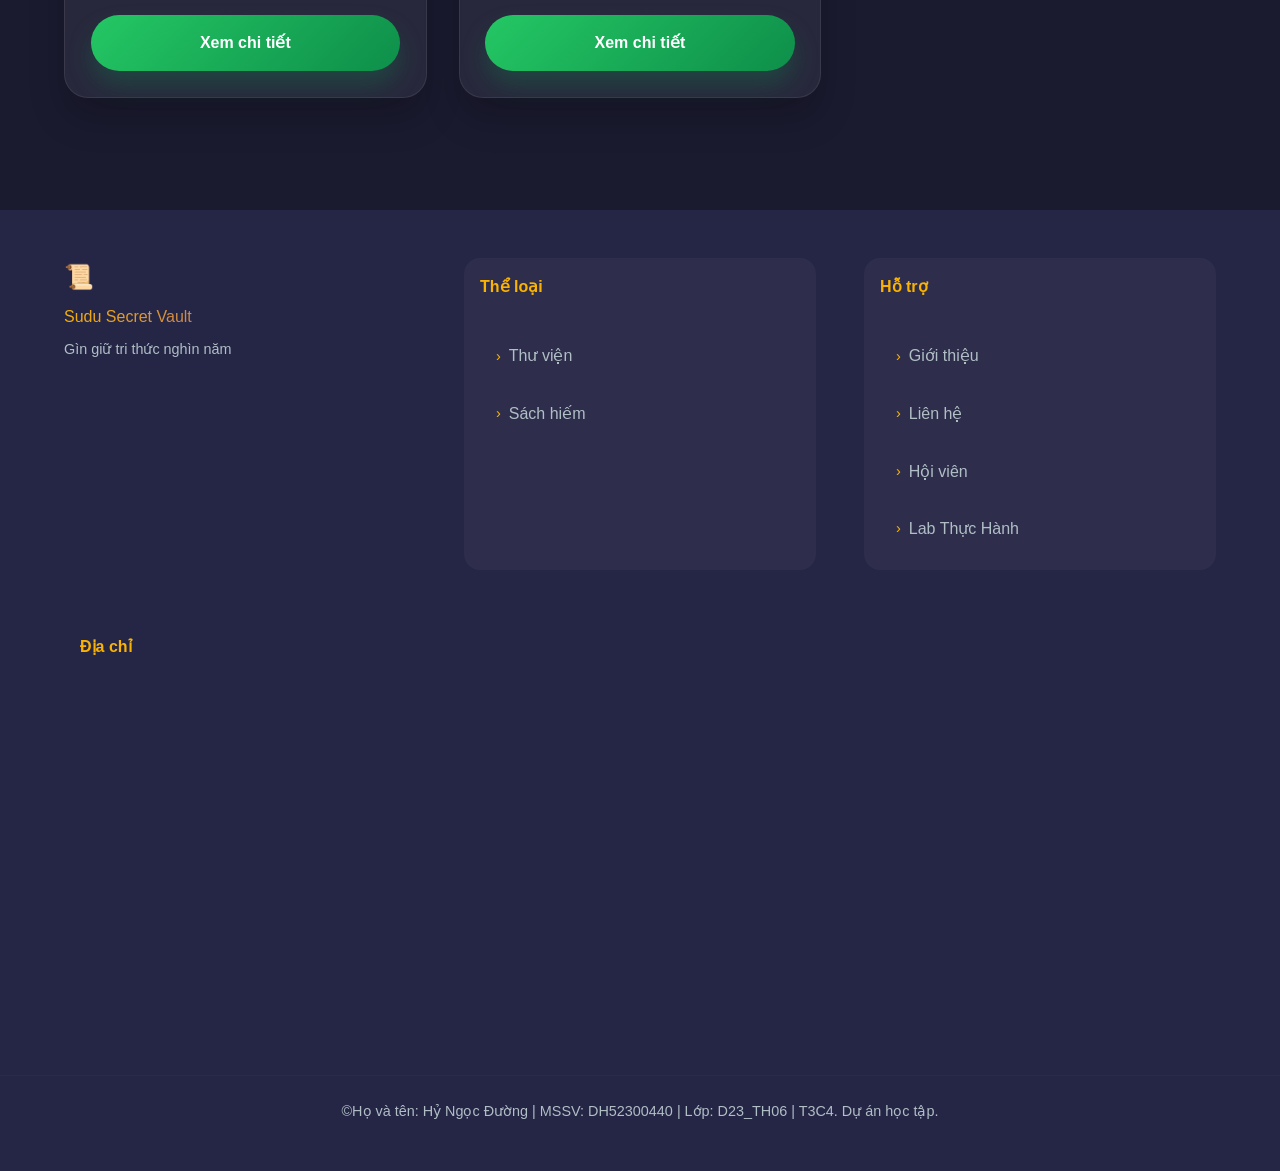
<file: templates/lab-thuc-hanh.html>
<!DOCTYPE html>
<html lang="vi">

<head>
    <meta charset="UTF-8">
    <meta name="viewport" content="width=device-width, initial-scale=1.0">
    <title>Lab Thực Hành - Sudu Secret Vault</title>
    <link rel="stylesheet" href="../styles/style.css">
</head>

<body>
    <!-- ========== HEADER ========== -->
    <header class="header">
        <div class="container header-content">
            <a href="../index.html" class="logo">
                <span class="logo-icon">📜</span>
                <span class="logo-text">Sudu Secret Vault</span>
            </a>

            <nav class="nav-menu">
                <a href="../index.html" class="nav-link">Trang chủ</a>
                <a href="sach.html" class="nav-link">Thư viện</a>
                <a href="sach-hiem.html" class="nav-link">Sách hiếm</a>
                <a href="hoi-vien.html" class="nav-link">Hội viên</a>

                <a href="gio-hang.html" class="nav-link cart-link">
                    Giỏ hàng
                    <span class="cart-count" id="cart-count">0</span>
                </a>
                <a href="lab-thuc-hanh.html" class="nav-link active">Lab Thực Hành</a>
            </nav>

            <div class="search-bar">
                <input type="text" id="search-input" placeholder="Tìm kiếm sách cổ...">
                <button class="search-btn" onclick="searchBooks()">🔍</button>
            </div>

            <!-- Mobile Cart Icon -->
            <!-- <a href="gio-hang.html" class="mobile-cart-link">
                🛒
                <span class="cart-count" id="mobile-cart-count">0</span>
            </a> -->

            <button class="mobile-menu-btn" onclick="toggleMobileMenu()">☰</button>
        </div>
    </header>

    <!-- ========== PAGE TITLE ========== -->
    <div class="page-title">
        <div class="container">
            <h1>Lab Thực Hành</h1>
            <p class="text-muted">Thực hành kỹ năng thiết kế web và trải nghiệm các bài lab sinh động.</p>
        </div>
    </div>

    <!-- ========== MAIN CONTENT ========== -->
    <main class="labs">
        <div class="container">
            <!-- Breadcrumb -->
            <div class="breadcrumb">
                <a href="../index.html">Trang chủ</a> / <span>Lab Thực Hành</span>
            </div>

            <section>
                <h2>Chủ đề Lab thực hành</h2>
                <p class="text-muted" style="text-align:center; max-width:760px; margin:0 auto 40px;">
                    Gồm các lab được thực hiện theo yêu cầu trên phòng lab của môn học Thiết kế Web. Mỗi lab bao gồm các
                    bài tập thực hành với các chủ đề khác nhau, giúp bạn nâng cao kỹ năng thiết kế web và trải nghiệm
                    các bài lab sinh động.
                </p>

                <div class="lab-grid">
                    <div class="lab-card">
                        <h3>Lab01: HTML</h3>
                        <div class="lab-links-list">
                            <a href="http://duongweb.somee.com/Lab01/Vi_du/lab1_bai3.html" class="item-link">Lab1_3</a>
                            <a href="http://duongweb.somee.com/Lab01/Vi_du/lab1_bai4.html" class="item-link">Lab1_4</a>
                        </div>
                        <a href="#" class="lab-btn">Xem chi tiết</a>
                    </div>

                    <div class="lab-card">
                        <h3>Lab02: Table & List</h3>
                        <div class="lab-links-list">
                            <a href="http://duongweb.somee.com/Lab02/lab02_bai1.html" class="item-link">Lab2_1</a>
                            <a href="http://duongweb.somee.com/Lab02/lab02_bai2.html" class="item-link">Lab2_2</a>
                            <a href="http://duongweb.somee.com/Lab02/lab02_khung_table.html"
                                class="item-link">Lab2_3</a>
                        </div>
                        <a href="#" class="lab-btn">Xem chi tiết</a>
                    </div>

                    <div class="lab-card">
                        <h3>Lab03: Frame & Form</h3>
                        <div class="lab-links-list">
                            <a href="http://duongweb.somee.com/Lab03/Lab03/Vi_du/Lab03_bai2.html"
                                class="item-link">Lab3_1</a>
                            <a href="http://duongweb.somee.com/Lab03/Lab03/Vi_du_Lab01/Lab03_bai2.html"
                                class="item-link">Lab3_2</a>
                            <a href="http://duongweb.somee.com/Lab03/Lab03/Vi_du_Lab01/Lab03_bai3.html
" class="item-link">Lab3_3</a>
                        </div>
                        <a href="#" class="lab-btn">Xem chi tiết</a>
                    </div>

                    <div class="lab-card">
                        <h3>Lab04: CSS Cơ bản</h3>
                        <div class="lab-links-list">
                            <a href="http://duongweb.somee.com/Lab04/Vi_du/lab04_bai1.html
" class="item-link">Lab4_1</a>
                            <a href="http://duongweb.somee.com/Lab04/Vi_du/lab04_bai2.html" class="item-link">Lab4_2</a>
                            <a href="http://duongweb.somee.com/Lab04/Vi_du/lab04_bai3.html" class="item-link">Lab4_3</a>
                        </div>
                        <a href="#" class="lab-btn">Xem chi tiết</a>
                    </div>

                    <div class="lab-card">
                        <h3>Lab05: CSS nâng cao</h3>
                        <div class="lab-links-list">
                            <a href="http://duongweb.somee.com/lab05/Lab05/lab05_menu.html" class="item-link">Lab5_1</a>
                            <a href="http://duongweb.somee.com/lab05/Lab05/Bai_2/index.html"
                                class="item-link">Lab5_2</a>
                            <a href="http://duongweb.somee.com/lab05/Lab05/Vi_du/index.html"
                                class="item-link">Lab5_3</a>
                        </div>
                        <a href="#" class="lab-btn">Xem chi tiết</a>
                    </div>

                    <div class="lab-card">
                        <h3>Lab06: Layout Responsive</h3>
                        <div class="lab-links-list">
                            <a href="http://duongweb.somee.com/Lab06/lab06_menu_responsivq_1.html"
                                class="item-link">Lab6_1</a>
                            <a href="http://duongweb.somee.com/Lab06/Bai_2_Minh_hoa_layout/lab06_bai02.html"
                                class="item-link">Lab6_2</a>
                            <a href="http://duongweb.somee.com/Lab06/Vi_du/lab06_ menu_responsive.html"
                                class="item-link">Lab6_3</a>
                        </div>
                        <a href="#" class="lab-btn">Xem chi tiết</a>
                    </div>

                    <div class="lab-card">
                        <h3>Lab07: JavaScript</h3>
                        <div class="lab-links-list">
                            <a href="http://duongweb.somee.com/Lab07/demo_bai_2/index.html" class="item-link">Lab7_1</a>
                            <a href="http://duongweb.somee.com/Lab07/Vi_du/index.html" class="item-link">Lab7_2</a>
                        </div>
                        <a href="#" class="lab-btn">Xem chi tiết</a>
                    </div>

                    <div class="lab-card">
                        <h3>Lab08: JavaScript nâng cao</h3>
                        <div class="lab-links-list">
                            <a href="http://duongweb.somee.com/Lab08/Vi_du_1/lab8_slider&auto.html"
                                class="item-link">Lab 8_1 & 8_2</a>
                            <a href="http://duongweb.somee.com/Lab08/Vi_du_1/lab08_JSON.html
" class="item-link">Lab8_3</a>
                        </div>
                        <a href="#" class="lab-btn">Xem chi tiết</a>
                    </div>
                </div>
            </section>
        </div>
    </main>

    <!-- ========== FOOTER ========== -->
    <footer class="footer">
        <div class="container footer-content">
            <div class="footer-brand">
                <span class="logo-icon">📜</span>
                <span class="logo-text">Sudu Secret Vault</span>
                <p class="footer-tagline">Gìn giữ tri thức nghìn năm</p>
            </div>
            <div class="footer-links">
                <h4>Thể loại</h4>
                <a href="sach.html">Thư viện</a>
                <a href="sach-hiem.html">Sách hiếm</a>
            </div>
            <div class="footer-links">
                <h4>Hỗ trợ</h4>
                <a href="gioi-thieu.html">Giới thiệu</a>
                <a href="lien-he.html">Liên hệ</a>
                <a href="hoi-vien.html">Hội viên</a>
                <a href="lab-thuc-hanh.html">Lab Thực Hành</a>
            </div>
            <div class="footer-links footer-map">
                <h4>Địa chỉ</h4>
                <div class="map-container">
                    <iframe
                        src="https://www.google.com/maps/embed?pb=!1m18!1m12!1m3!1d3904.3062442629953!2d108.56043036121538!3d11.883750688291881!2m3!1f0!2f0!3f0!3m2!1i1024!2i768!4f13.1!3m3!1m2!1s0x317116da36b53075%3A0x7c5827bec4163bc5!2zVHLGsOG7nW5nIFRo4buNLCBYdcOibiBUcsaw4budbmcsIFh1w6JuIFRyxrDhu51uZyAtIMSQw6AgTOG6oXQsIEzDom0gxJDhu5NuZywgVmnhu4d0IE5hbQ!5e0!3m2!1svi!2s!4v1778671419726!5m2!1svi!2s"
                        allowfullscreen="" loading="lazy" referrerpolicy="no-referrer-when-downgrade">
                    </iframe>
                </div>
            </div>
        </div>
        <div class="footer-bottom">
            <p>&copy;Họ và tên: Hỷ Ngọc Đường | MSSV: DH52300440 | Lớp: D23_TH06 | T3C4. Dự án học tập.</p>
        </div>
    </footer>

    <script src="../scripts/main.js"></script>
    <script>
        document.addEventListener('DOMContentLoaded', function () {
            updateCartCount();
        });
    </script>
</body>

</html>
</file>
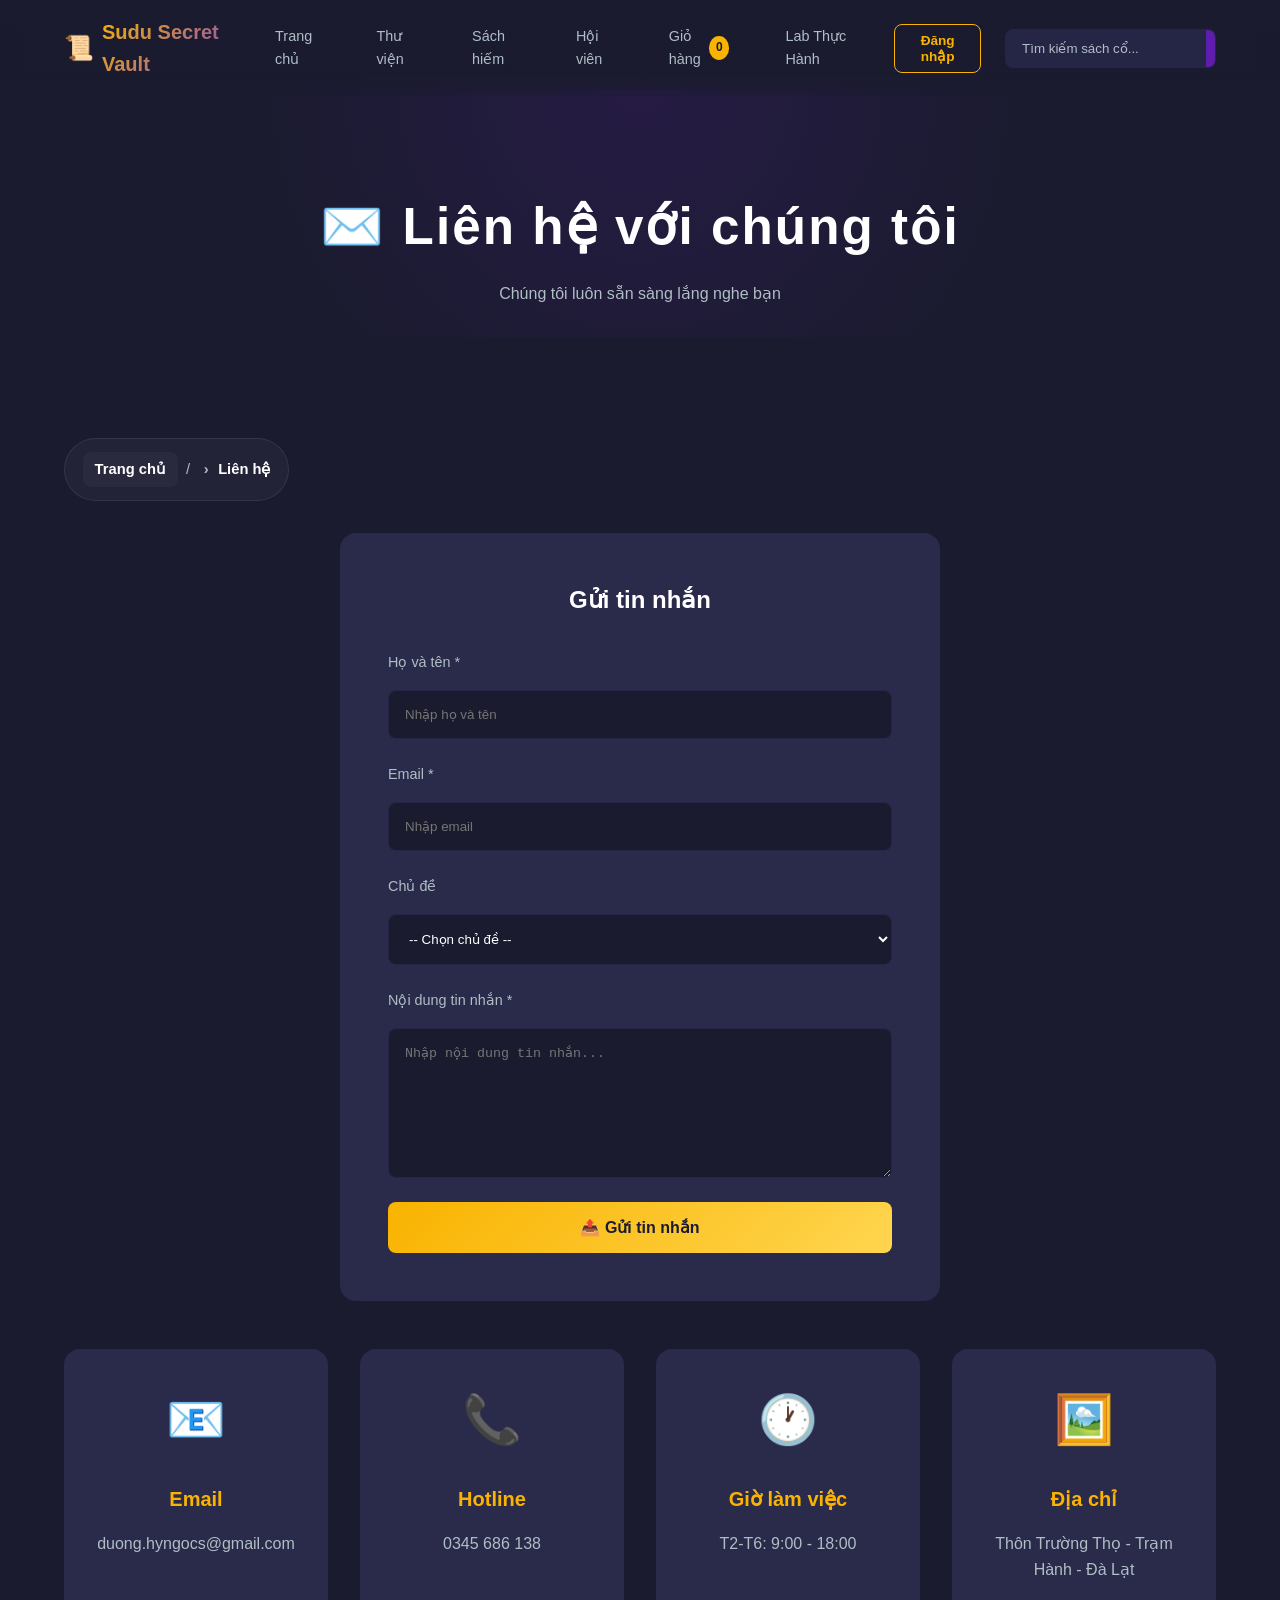
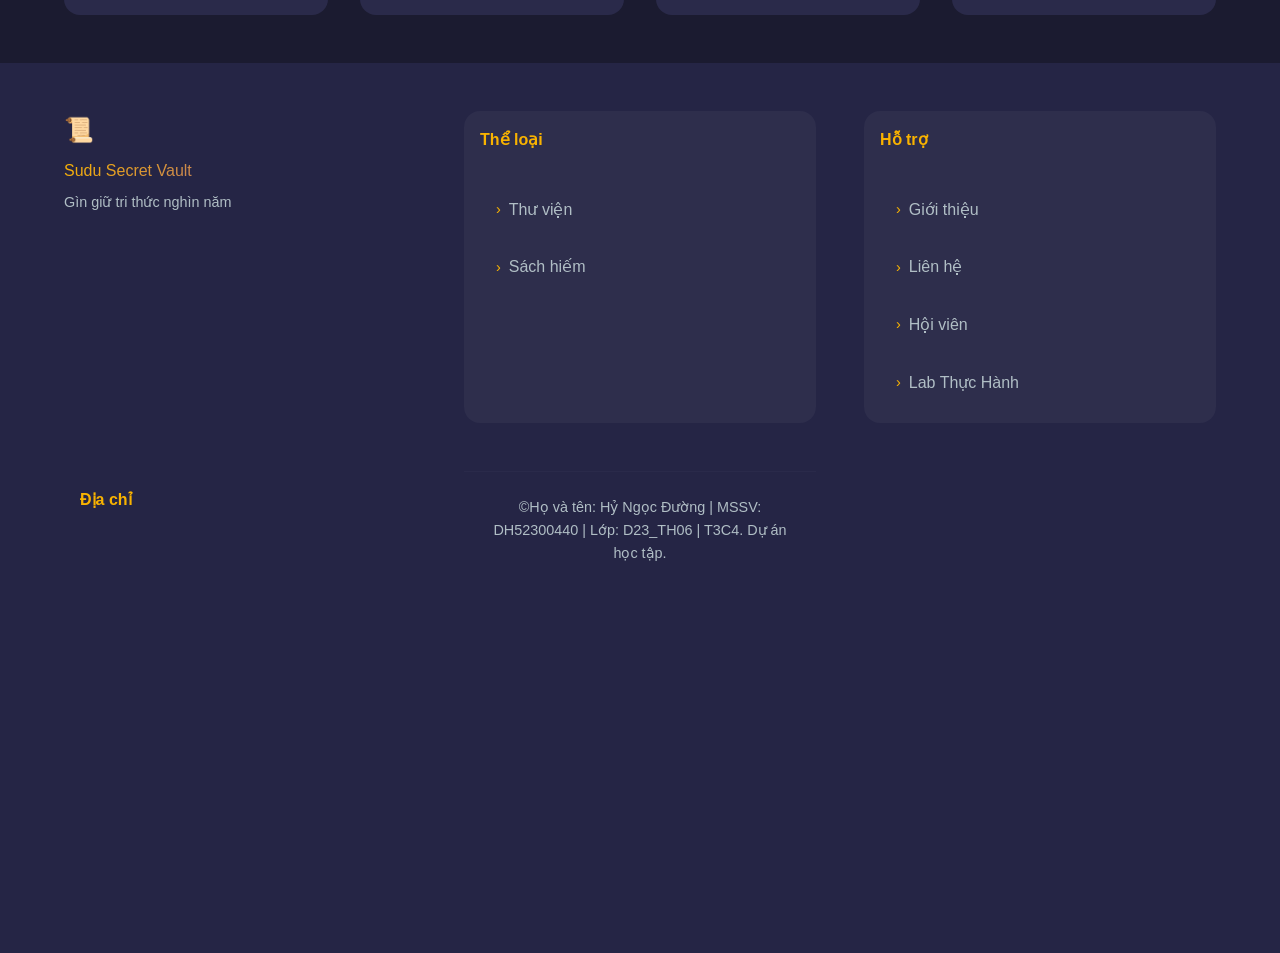
<file: templates/lien-he.html>
<!DOCTYPE html>
<html lang="vi">

<head>
    <meta charset="UTF-8">
    <meta name="viewport" content="width=device-width, initial-scale=1.0">
    <title>Liên hệ - Sudu Secret Vault</title>
    <link rel="stylesheet" href="../styles/style.css">
</head>

<body>
    <!-- ========== HEADER ========== -->
    <header class="header">
        <div class="container header-content">
            <a href="../index.html" class="logo">
                <span class="logo-icon">📜</span>
                <span class="logo-text">Sudu Secret Vault</span>
            </a>

            <nav class="nav-menu">
                <a href="../index.html" class="nav-link">Trang chủ</a>
                <a href="sach.html" class="nav-link">Thư viện</a>
                <a href="sach-hiem.html" class="nav-link">Sách hiếm</a>
                <a href="hoi-vien.html" class="nav-link">Hội viên</a>
                <a href="gio-hang.html" class="nav-link cart-link">
                    Giỏ hàng
                    <span class="cart-count" id="cart-count">0</span>
                </a>
                <a href="lab-thuc-hanh.html" class="nav-link">Lab Thực Hành</a>
            </nav>

            <div class="search-bar">
                <input type="text" id="search-input" placeholder="Tìm kiếm sách cổ...">
                <button class="search-btn" onclick="searchBooks()">🔍</button>
            </div>

            <button class="mobile-menu-btn" onclick="toggleMobileMenu()">☰</button>
        </div>
    </header>

    <!-- ========== PAGE TITLE ========== -->
    <div class="page-title">
        <div class="container">
            <h1>✉️ Liên hệ với chúng tôi</h1>
            <p class="text-muted">Chúng tôi luôn sẵn sàng lắng nghe bạn</p>
        </div>
    </div>

    <!-- ========== MAIN CONTENT ========== -->
    <main class="library-page">
        <div class="container">
            <!-- Breadcrumb -->
            <div class="breadcrumb">
                <a href="../index.html">Trang chủ</a> / <span>Liên hệ</span>
            </div>

            <!-- Contact Form -->
            <form class="contact-form" onsubmit="handleContactForm(event)">
                <h2 class="text-center mb-lg">Gửi tin nhắn</h2>

                <div class="form-group">
                    <label for="contact-name">Họ và tên *</label>
                    <input type="text" id="contact-name" required placeholder="Nhập họ và tên">
                </div>

                <div class="form-group">
                    <label for="contact-email">Email *</label>
                    <input type="email" id="contact-email" required placeholder="Nhập email">
                </div>

                <div class="form-group">
                    <label for="contact-subject">Chủ đề</label>
                    <select id="contact-subject">
                        <option value="">-- Chọn chủ đề --</option>
                        <option value="support">Hỗ trợ kỹ thuật</option>
                        <option value="order">Thắc mắc về đơn hàng</option>
                        <option value="book">Yêu cầu sách mới</option>
                        <option value="partnership">Hợp tác</option>
                        <option value="other">Khác</option>
                    </select>
                </div>

                <div class="form-group">
                    <label for="contact-message">Nội dung tin nhắn *</label>
                    <textarea id="contact-message" required placeholder="Nhập nội dung tin nhắn..."></textarea>
                </div>

                <button type="submit" class="btn btn-accent" style="width: 100%; justify-content: center;">
                    📤 Gửi tin nhắn
                </button>
            </form>

            <!-- Contact Info -->
            <div class="member-benefits" style="margin-top: 3rem;">
                <div class="benefit-card">
                    <div class="benefit-icon">📧</div>
                    <h3 class="benefit-title">Email</h3>
                    <p class="benefit-desc">duong.hyngocs@gmail.com</p>
                </div>
                <div class="benefit-card">
                    <div class="benefit-icon">📞</div>
                    <h3 class="benefit-title">Hotline</h3>
                    <p class="benefit-desc">0345 686 138</p>
                </div>
                <div class="benefit-card">
                    <div class="benefit-icon">🕐</div>
                    <h3 class="benefit-title">Giờ làm việc</h3>
                    <p class="benefit-desc">T2-T6: 9:00 - 18:00</p>
                </div>
                <div class="benefit-card">
                    <div class="benefit-icon">🖼️</div>
                    <h3 class="benefit-title">Địa chỉ</h3>
                    <p class="benefit-desc">Thôn Trường Thọ - Trạm Hành - Đà Lạt</p>
                </div>
            </div>
        </div>
    </main>

    <!-- ========== FOOTER ========== -->
    <footer class="footer">
        <div class="container footer-content">
            <div class="footer-brand">
                <span class="logo-icon">📜</span>
                <span class="logo-text">Sudu Secret Vault</span>
                <p class="footer-tagline">Gìn giữ tri thức nghìn năm</p>
            </div>

            <div class="footer-links">
                <h4>Thể loại</h4>
                <a href="sach.html">Thư viện</a>
                <a href="sach-hiem.html">Sách hiếm</a>
            </div>
            <div class="footer-links">
                <h4>Hỗ trợ</h4>
                <a href="gioi-thieu.html">Giới thiệu</a>
                <a href="lien-he.html">Liên hệ</a>
                <a href="hoi-vien.html">Hội viên</a>
                <a href="lab-thuc-hanh.html">Lab Thực Hành</a>
            </div>
            <div class="footer-links footer-map">
                <h4>Địa chỉ</h4>
                <div class="map-container">
                    <iframe
                        src="https://www.google.com/maps/embed?pb=!1m18!1m12!1m3!1d3904.3062442629953!2d108.56043036121538!3d11.883750688291881!2m3!1f0!2f0!3f0!3m2!1i1024!2i768!4f13.1!3m3!1m2!1s0x317116da36b53075%3A0x7c5827bec4163bc5!2zVHLGsOG7nW5nIFRo4buNLCBYdcOibiBUcsaw4budbmcsIFh1w6JuIFRyxrDhu51uZyAtIMSQw6AgTOG6oXQsIEzDom0gxJDhu5NuZywgVmnhu4d0IE5hbQ!5e0!3m2!1svi!2s!4v1778671419726!5m2!1svi!2s"
                        allowfullscreen="" loading="lazy" referrerpolicy="no-referrer-when-downgrade">
                    </iframe>
                </div>
            </div>
            <div class="footer-bottom">
                <p>&copy;Họ và tên: Hỷ Ngọc Đường | MSSV: DH52300440 | Lớp: D23_TH06 | T3C4. Dự án học tập.</p>
            </div>
    </footer>

    <script src="../scripts/main.js"></script>
    <script>
        document.addEventListener('DOMContentLoaded', function () {
            updateCartCount();
        });
    </script>
</body>

</html>
</file>
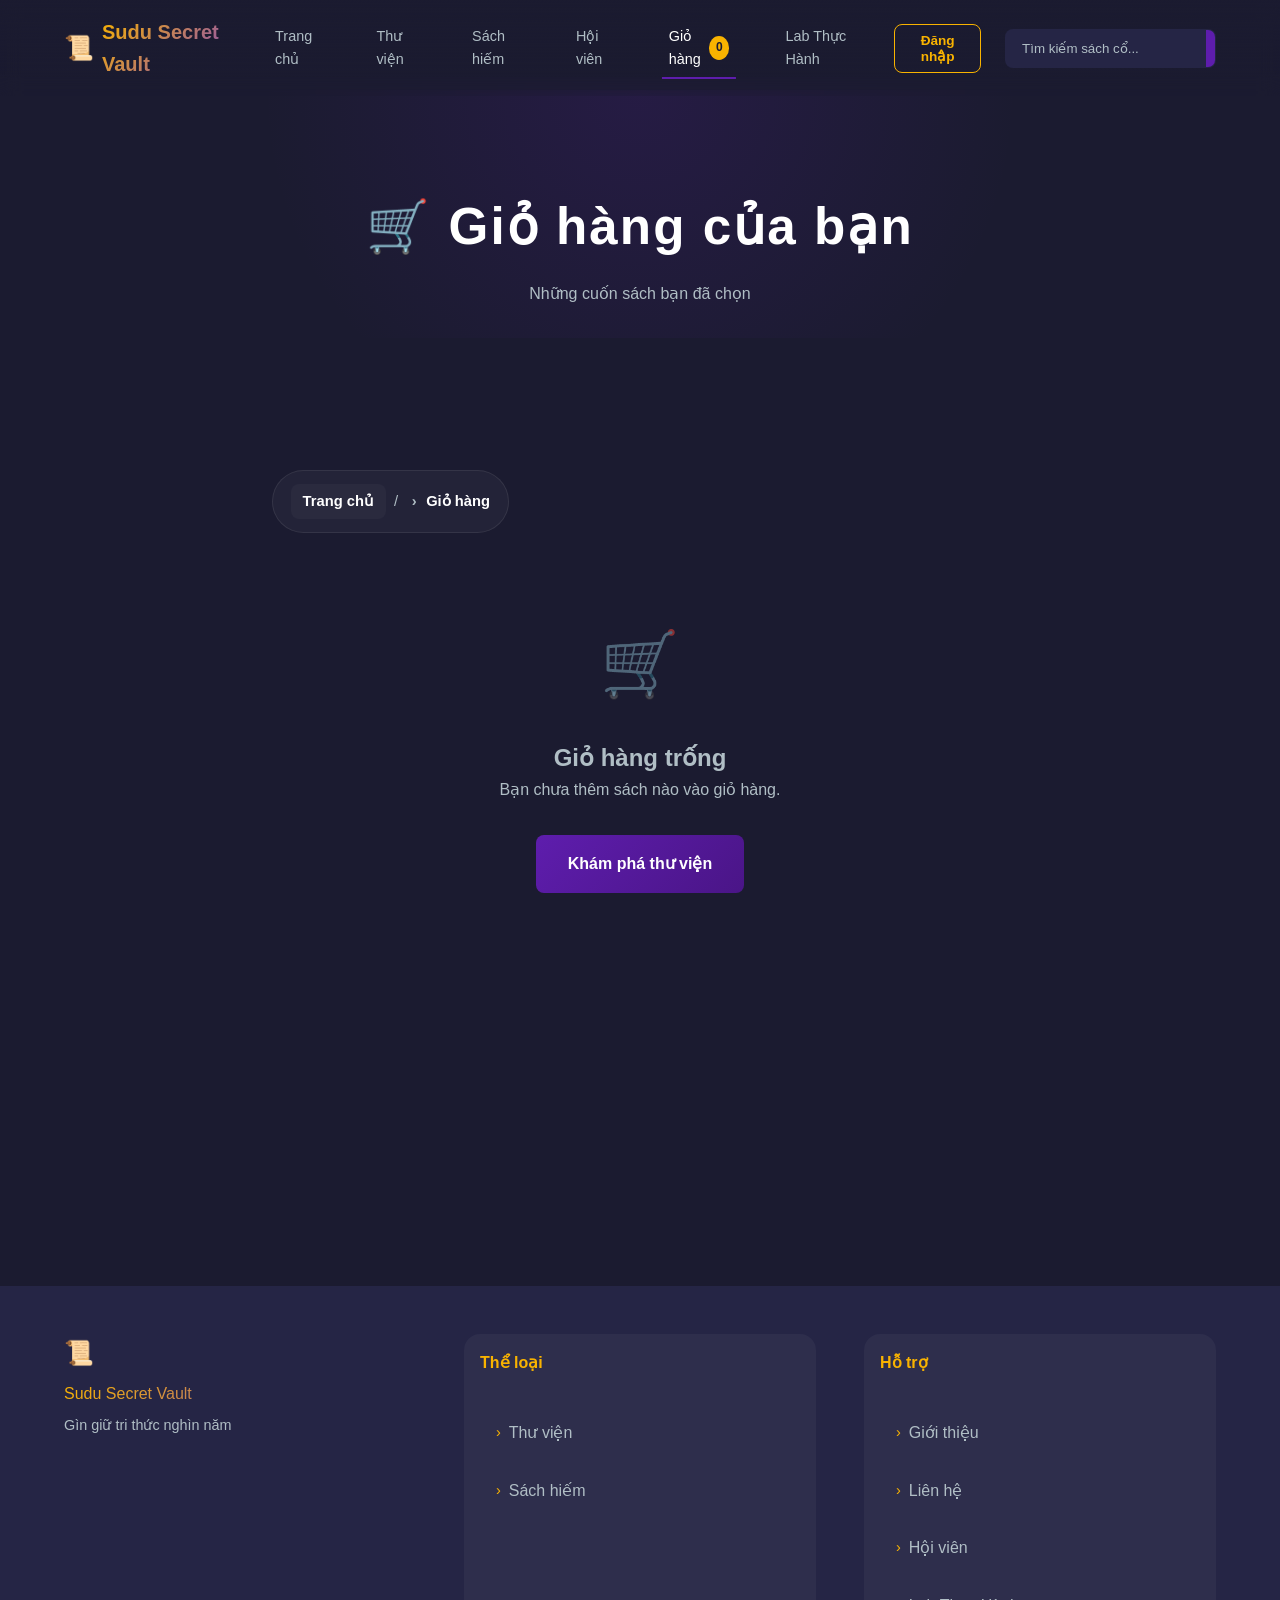
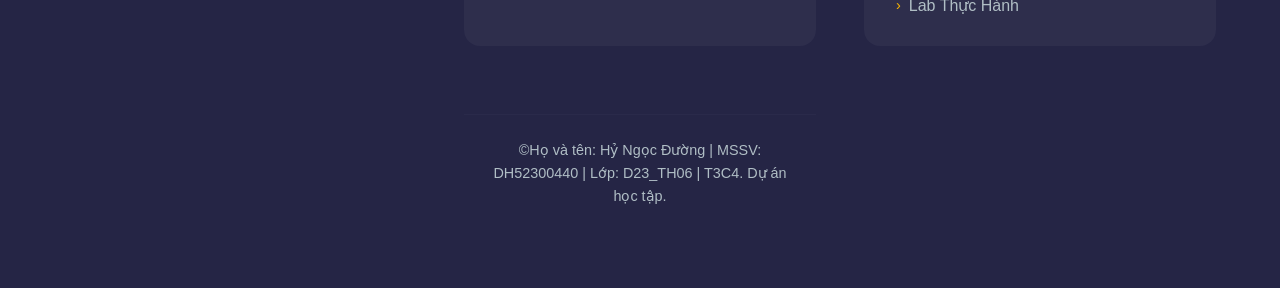
<file: templates/thanh-toan.html>
<!DOCTYPE html>
<html lang="vi">

<head>
    <meta charset="UTF-8">
    <meta name="viewport" content="width=device-width, initial-scale=1.0">
    <title>Thanh toán - Sudu Secret Vault</title>
    <link rel="stylesheet" href="../styles/style.css">
</head>

<body>
    <!-- ========== HEADER ========== -->
    <header class="header">
        <div class="container header-content">
            <a href="../index.html" class="logo">
                <span class="logo-icon">📜</span>
                <span class="logo-text">Sudu Secret Vault</span>
            </a>

            <nav class="nav-menu">
                <a href="../index.html" class="nav-link">Trang chủ</a>
                <a href="sach.html" class="nav-link">Thư viện</a>
                <a href="sach-hiem.html" class="nav-link">Sách hiếm</a>
                <a href="hoi-vien.html" class="nav-link">Hội viên</a>
                <a href="gio-hang.html" class="nav-link cart-link">
                    Giỏ hàng
                    <span class="cart-count" id="cart-count">0</span>
                </a>
                <a href="lab-thuc-hanh.html" class="nav-link">Lab Thực Hành</a>
            </nav>

            <div class="search-bar">
                <input type="text" id="search-input" placeholder="Tìm kiếm sách cổ...">
                <button class="search-btn" onclick="searchBooks()">🔍</button>
            </div>

            <button class="mobile-menu-btn" onclick="toggleMobileMenu()">☰</button>
        </div>
    </header>

    <!-- ========== PAGE TITLE ========== -->
    <div class="page-title">
        <div class="container">
            <h1>💳 Thanh toán</h1>
            <p class="text-muted">Hoàn tất đơn hàng của bạn</p>
        </div>
    </div>

    <!-- ========== MAIN CONTENT ========== -->
    <main class="checkout-page">
        <div class="checkout-container">
            <!-- Breadcrumb -->
            <div class="breadcrumb">
                <a href="../index.html">Trang chủ</a> /
                <a href="gio-hang.html">Giỏ hàng</a> /
                <span>Thanh toán</span>
            </div>

            <form class="checkout-form" onsubmit="handleCheckout(event)">
                <h2 class="mb-md">Thông tin thanh toán</h2>

                <!-- Order Summary -->
                <div class="checkout-summary">
                    <h3 class="mb-sm text-accent">Đơn hàng của bạn</h3>
                    <div id="checkout-items">
                        <!-- Items will be loaded by JavaScript -->
                    </div>
                    <div class="checkout-total" id="checkout-total">
                        <span>Tổng cộng:</span>
                        <span>0 ₫</span>
                    </div>
                </div>

                <!-- Customer Info -->
                <div class="form-group">
                    <label for="checkout-name">Họ và tên *</label>
                    <input type="text" id="checkout-name" required placeholder="Nhập họ và tên">
                </div>

                <div class="form-group">
                    <label for="checkout-email">Email *</label>
                    <input type="email" id="checkout-email" required placeholder="Nhập email">
                </div>

                <div class="form-group">
                    <label for="checkout-phone">Số điện thoại</label>
                    <input type="tel" id="checkout-phone" placeholder="Nhập số điện thoại">
                </div>

                <!-- Payment Method -->
                <div class="form-group">
                    <label for="payment-method">Phương thức thanh toán *</label>
                    <select id="payment-method" required>
                        <option value="">-- Chọn phương thức --</option>
                        <option value="bank">Chuyển khoản ngân hàng</option>
                        <option value="momo">Ví MoMo</option>
                        <option value="zalopay">ZaloPay</option>
                        <option value="cod">Thanh toán khi nhận (COD)</option>
                    </select>
                </div>

                <div class="form-group">
                    <label for="checkout-note">Ghi chú</label>
                    <input type="text" id="checkout-note" placeholder="Ghi chú thêm (nếu có)">
                </div>

                <button type="submit" class="btn btn-accent" style="width: 100%; justify-content: center;">
                    ✓ Xác nhận thanh toán
                </button>

                <a href="gio-hang.html" class="btn btn-outline mt-sm" style="width: 100%; justify-content: center;">
                    ← Quay lại giỏ hàng
                </a>
            </form>
        </div>
    </main>

    <!-- ========== FOOTER ========== -->
    <footer class="footer">
        <div class="container footer-content">
            <div class="footer-brand">
                <span class="logo-icon">📜</span>
                <span class="logo-text">Sudu Secret Vault</span>
                <p class="footer-tagline">Gìn giữ tri thức nghìn năm</p>
            </div>
            <div class="footer-links">
                <h4>Thể loại</h4>
                <a href="sach.html">Thư viện</a>
                <a href="sach-hiem.html">Sách hiếm</a>
            </div>
            <div class="footer-links">
                <h4>Hỗ trợ</h4>
                <a href="gioi-thieu.html">Giới thiệu</a>
                <a href="lien-he.html">Liên hệ</a>
                <a href="hoi-vien.html">Hội viên</a>
                <a href="lab-thuc-hanh.html">Lab Thực Hành</a>
            </div>
            <div class="footer-links footer-map">
                <h4>Địa chỉ</h4>
                <div class="map-container">
                    <iframe
                        src="https://www.google.com/maps/embed?pb=!1m18!1m12!1m3!1d3904.3062442629953!2d108.56043036121538!3d11.883750688291881!2m3!1f0!2f0!3f0!3m2!1i1024!2i768!4f13.1!3m3!1m2!1s0x317116da36b53075%3A0x7c5827bec4163bc5!2zVHLGsOG7nW5nIFRo4buNLCBYdcOibiBUcsaw4budbmcsIFh1w6JuIFRyxrDhu51uZyAtIMSQw6AgTOG6oXQsIEzDom0gxJDhu5NuZywgVmnhu4d0IE5hbQ!5e0!3m2!1svi!2s!4v1778671419726!5m2!1svi!2s"
                        allowfullscreen="" loading="lazy" referrerpolicy="no-referrer-when-downgrade">
                    </iframe>
                </div>
            </div>
        </div>
        <div class="footer-bottom">
            <p>&copy;Họ và tên: Hỷ Ngọc Đường | MSSV: DH52300440 | Lớp: D23_TH06 | T3C4. Dự án học tập.</p>
        </div>
    </footer>

    <script src="../scripts/main.js"></script>
    <script>
        document.addEventListener('DOMContentLoaded', function () {
            renderCheckoutSummary();
            updateCartCount();
        });
    </script>
</body>

</html>
</file>
<file: styles/style.css>
/* ========================================
   SUDU SECRET VAULT - MYSTICAL E-BOOK SHOP
   Main Stylesheet
   ======================================== */

/* ========== CSS VARIABLES ========== */
:root {
    --color-primary: #5E1DAD;
    --color-primary-light: #7B3FCF;
    --color-primary-dark: #4A1587;
    --color-accent: #F9B300;
    --color-accent-light: #FFD54F;
    --color-bg: #1B1B30;
    --color-bg-light: #252545;
    --color-bg-card: #2A2A4A;
    --color-text: #FFFFFF;
    --color-text-alt: #B0BEC5;
    --color-danger: #E53935;
    --color-success: #43A047;

    /* Glow effects */
    --glow-primary: 0 0 20px rgba(29, 173, 67, 0.5);
    --glow-primary-search: 0 0 20px rgba(94, 29, 173, 0.5);
    --glow-accent: 0 0 20px rgba(249, 179, 0, 0.5);

    /* Spacing */
    --spacing-xs: 0.5rem;
    --spacing-sm: 1rem;
    --spacing-md: 1.5rem;
    --spacing-lg: 2rem;
    --spacing-xl: 3rem;

    /* Border radius */
    --radius-sm: 4px;
    --radius-md: 8px;
    --radius-lg: 16px;

    /* Transitions */
    --transition-slow: 0.5s ease;
    --transition-normal: 0.3s ease;
    --transition-fast: 0.15s ease;
}

/* ========== RESET & BASE ========== */
* {
    margin: 0;
    padding: 0;
    box-sizing: border-box;
}

html {
    scroll-behavior: smooth;
}

body {
    font-family: 'Segoe UI', Tahoma, Geneva, Verdana, sans-serif;
    background-color: var(--color-bg);
    color: var(--color-text);
    line-height: 1.6;
    min-height: 100vh;
    padding-top: 90px;
}

a {
    text-decoration: none;
    color: inherit;
    transition: var(--transition-normal);
}

img {
    max-width: 100%;
    height: auto;
}

.container {
    max-width: 1200px;
    margin: 0 auto;
    padding: 0 var(--spacing-md);
}

/* ========== HEADER ========== */
.header {
    background: linear-gradient(180deg, var(--color-bg) 0%, transparent 80%);
    position: fixed;
    top: 0;
    left: 0;
    right: 0;
    z-index: 1000;
    padding: var(--spacing-sm) 0;
    backdrop-filter: blur(10px);
}

.header-content {
    display: flex;
    align-items: center;
    justify-content: space-between;
    gap: var(--spacing-md);
}

.user-panel {
    display: flex;
    align-items: center;
    gap: var(--spacing-sm);
}

.user-greeting {
    color: var(--color-text);
    font-size: 0.95rem;
    white-space: nowrap;
}

/* Logo */
.logo {
    display: flex;
    align-items: center;
    gap: var(--spacing-xs);
    font-size: 1.25rem;
    font-weight: bold;
}

.logo-icon {
    font-size: 1.5rem;
    animation: float 3s ease-in-out infinite;
}

.logo-text {
    background: linear-gradient(135deg, var(--color-accent), var(--color-primary-light));
    -webkit-background-clip: text;
    -webkit-text-fill-color: transparent;
    background-clip: text;
}

/* Navigation */
.nav-menu {
    display: flex;
    align-items: center;
    gap: var(--spacing-md);
}

.nav-link {
    color: var(--color-text-alt);
    font-size: 0.9rem;
    padding: var(--spacing-xs) var(--spacing-sm);
    border-radius: var(--radius-sm);
    position: relative;
}

.nav-link:hover,
.nav-link.active {
    color: var(--color-text);
}

.nav-link::after {
    content: '';
    position: absolute;
    bottom: 0;
    left: 50%;
    transform: translateX(-50%);
    width: 0;
    height: 2px;
    background: var(--color-primary);
    transition: var(--transition-normal);
}

.nav-link:hover::after,
.nav-link.active::after {
    width: 80%;
}

.cart-link {
    display: flex;
    align-items: center;
    gap: var(--spacing-xs);
}

.cart-icon {
    display: inline-flex;
    align-items: center;
    justify-content: center;
    font-size: 1rem;
}

.cart-count {
    background: var(--color-accent);
    color: var(--color-bg);
    font-size: 0.75rem;
    font-weight: bold;
    padding: 2px 6px;
    border-radius: 50%;
    min-width: 20px;
    text-align: center;
}

.flyer-image {
    position: fixed;
    z-index: 2000;
    border-radius: 12px;
    pointer-events: none;
    transition: transform 0.8s ease, opacity 0.8s ease;
    will-change: transform, opacity;
}

.cart-link.animate {
    animation: cart-pop 0.35s ease-in-out;
}

@keyframes cart-pop {
    0% {
        transform: scale(1);
    }

    50% {
        transform: scale(1.18);
    }

    100% {
        transform: scale(1);
    }
}

/* Search Bar */
.search-bar {
    display: flex;
    align-items: center;
    background: var(--color-bg-light);
    border-radius: var(--radius-md);
    overflow: hidden;
    border: 1px solid transparent;
    transition: var(--transition-normal);
}

.search-bar:focus-within {
    border-color: var(--color-primary);
    box-shadow: var(--glow-primary);
}

.search-bar input {
    background: transparent;
    border: none;
    padding: var(--spacing-xs) var(--spacing-sm);
    color: var(--color-text);
    width: 200px;
    outline: none;
}

.search-bar input::placeholder {
    color: var(--color-text-alt);
}

.search-btn {
    background: var(--color-primary);
    border: none;
    padding: var(--spacing-xs) var(--spacing-sm);
    cursor: pointer;
    transition: var(--transition-normal);
    color: var(--color-text);
    font-size: 1.1rem;
    min-width: 45px;
    display: flex;
    align-items: center;
    justify-content: center;
    flex-shrink: 0;
}

.search-btn:hover {
    background: var(--color-primary-light);
    box-shadow: var(--glow-primary-search);
}

/* Mobile Menu Button */
.mobile-menu-btn {
    display: none;
    background: transparent;
    border: none;
    color: var(--color-text);
    font-size: 1.5rem;
    cursor: pointer;
}

/* ========== HERO SECTION ========== */
.hero {
    min-height: 100vh;
    display: flex;
    align-items: center;
    justify-content: center;
    position: relative;
    background:
        radial-gradient(ellipse at center, var(--color-primary-dark) 0%, transparent 70%),
        linear-gradient(180deg, var(--color-bg) 0%, var(--color-bg-light) 100%);
    overflow: hidden;
}

.hero-overlay {
    position: absolute;
    inset: 0;
    background: url('data:image/svg+xml,<svg xmlns="http://www.w3.org/2000/svg" viewBox="0 0 100 100"><circle cx="50" cy="50" r="1" fill="%23F9B300" opacity="0.3"/></svg>');
    background-size: 50px 50px;
    opacity: 0.1;
    animation: twinkle 4s ease-in-out infinite;
}

.hero-content {
    text-align: center;
    z-index: 1;
    padding: var(--spacing-xl);
}

.hero-title {
    font-size: clamp(2rem, 5vw, 4rem);
    font-weight: bold;
    margin-bottom: var(--spacing-md);
    background: linear-gradient(135deg, var(--color-text), var(--color-accent));
    -webkit-background-clip: text;
    -webkit-text-fill-color: transparent;
    background-clip: text;
    text-shadow: 0 0 50px rgba(249, 179, 0, 0.3);
}

.hero-subtitle {
    font-size: 1.25rem;
    color: var(--color-text-alt);
    margin-bottom: var(--spacing-lg);
}

/* Mystical Particles */
.mystical-particles {
    position: absolute;
    inset: 0;
    pointer-events: none;
}

.particle {
    position: absolute;
    width: 10px;
    height: 10px;
    background: var(--color-accent);
    border-radius: 50%;
    opacity: 0.5;
    animation: float-particle 6s ease-in-out infinite;
}

.particle:nth-child(1) {
    left: 10%;
    top: 20%;
    animation-delay: 0s;
}

.particle:nth-child(2) {
    left: 20%;
    top: 80%;
    animation-delay: 1s;
}

.particle:nth-child(3) {
    left: 70%;
    top: 30%;
    animation-delay: 2s;
}

.particle:nth-child(4) {
    left: 80%;
    top: 70%;
    animation-delay: 3s;
}

.particle:nth-child(5) {
    left: 50%;
    top: 50%;
    animation-delay: 4s;
}

/* ========== BUTTONS ========== */
.btn {
    display: inline-flex;
    align-items: center;
    gap: var(--spacing-xs);
    padding: var(--spacing-sm) var(--spacing-lg);
    border-radius: var(--radius-md);
    font-size: 1rem;
    font-weight: 600;
    cursor: pointer;
    border: none;
    transition: var(--transition-normal);
}

.btn-primary {
    background: linear-gradient(135deg, var(--color-primary), var(--color-primary-dark));
    color: var(--color-text);
}

.btn-primary:hover {
    transform: translateY(-2px);
    box-shadow: var(--glow-primary);
}

.btn-secondary {
    background: var(--color-bg-light);
    color: var(--color-text);
    border: 1px solid var(--color-primary);
}

.btn-secondary:hover {
    background: var(--color-primary);
}

.btn-outline {
    background: transparent;
    color: var(--color-accent);
    border: 1px solid var(--color-accent);
}

.btn-outline:hover {
    background: var(--color-accent);
    color: var(--color-bg);
}

.btn-glow {
    animation: glow-pulse 2s ease-in-out infinite;
}

.btn-accent {
    background: linear-gradient(135deg, var(--color-accent), var(--color-accent-light));
    color: var(--color-bg);
}

.btn-accent:hover {
    box-shadow: var(--glow-accent);
    transform: translateY(-2px);
}

.btn-small {
    padding: var(--spacing-xs) var(--spacing-sm);
    font-size: 0.85rem;
}

.btn-icon {
    font-size: 1.25rem;
}

.btn:disabled {
    opacity: 0.5;
    cursor: not-allowed;
    transform: none !important;
}

/* ========== SECTIONS ========== */
.section {
    padding: var(--spacing-xl) 0;
}

.section-title {
    text-align: center;
    font-size: 2rem;
    margin-bottom: var(--spacing-lg);
    display: flex;
    align-items: center;
    justify-content: center;
    gap: var(--spacing-sm);
}

.title-decoration {
    color: var(--color-accent);
    animation: twinkle 2s ease-in-out infinite;
}

.section-footer {
    text-align: center;
    margin-top: var(--spacing-lg);
}

/* ========== BOOKS GRID ========== */
.books-grid {
    display: grid;
    grid-template-columns: repeat(auto-fill, minmax(250px, 1fr));
    gap: var(--spacing-lg);
}

/* Book Card */
.book-card {
    background: var(--color-bg-card);
    border-radius: var(--radius-lg);
    overflow: hidden;
    transition: var(--transition-slow);
    position: relative;
    display: flex;
    flex-direction: column;
    height: 100%;
}

.book-card:hover {
    transform: translateY(-10px) scale(1.02);
    box-shadow: var(--glow-primary);
}

.book-card-image {
    position: relative;
    height: 300px;
    overflow: hidden;
}

.book-card-image img {
    width: 100%;
    height: 100%;
    object-fit: cover;
    transition: var(--transition-slow);
}

.book-card:hover .book-card-image img {
    transform: scale(1.1);
}

.book-card-overlay {
    position: absolute;
    inset: 0;
    background: linear-gradient(to top, var(--color-bg) 0%, transparent 50%);
}

.book-card-content {
    padding: var(--spacing-md);
    display: flex;
    flex-direction: column;
    flex: 1;
}

.book-card-title {
    font-size: 1.1rem;
    font-weight: 600;
    margin-bottom: var(--spacing-xs);
    display: -webkit-box;
    -webkit-line-clamp: 2;
    line-clamp: 2;
    -webkit-box-orient: vertical;
    overflow: hidden;
}

.book-card-title a:hover {
    color: var(--color-accent);
}

.book-tags {
    display: flex;
    flex-wrap: wrap;
    gap: var(--spacing-xs);
    margin-bottom: var(--spacing-sm);
}

.tag {
    font-size: 0.75rem;
    padding: 2px 8px;
    border-radius: var(--radius-sm);
    background: var(--color-bg-light);
    color: var(--color-text-alt);
}

.tag-hiem {
    background: rgba(249, 179, 0, 0.2);
    color: var(--color-accent);
    border: 1px solid var(--color-accent);
}

.tag-cothu {
    background: rgba(94, 29, 173, 0.2);
    color: var(--color-primary-light);
    border: 1px solid var(--color-primary-light);
}

.tag-cam {
    background: rgba(229, 57, 53, 0.2);
    color: var(--color-danger);
    border: 1px solid var(--color-danger);
}

.book-card-price {
    font-size: 1.25rem;
    font-weight: bold;
    color: var(--color-accent);
    margin-bottom: var(--spacing-sm);
}

.book-card-actions {
    display: flex;
    gap: var(--spacing-xs);
    margin-top: auto;
}

.book-card-actions .btn {
    flex: 1;
    justify-content: center;
}

/* Premium Badge */
.premium-badge {
    position: absolute;
    top: var(--spacing-sm);
    right: var(--spacing-sm);
    background: linear-gradient(135deg, var(--color-accent), var(--color-accent-light));
    color: var(--color-bg);
    padding: 4px 12px;
    border-radius: var(--radius-sm);
    font-size: 0.75rem;
    font-weight: bold;
    z-index: 1;
    animation: shine 3s ease-in-out infinite;
}

/* Locked Book */
.book-card.locked {
    opacity: 0.7;
}

.book-card.locked::before {
    content: '🔒';
    position: absolute;
    top: 50%;
    left: 50%;
    transform: translate(-50%, -50%);
    font-size: 3rem;
    z-index: 10;
    text-shadow: 0 0 20px var(--color-bg);
}

/* ========== CATEGORIES ========== */
.categories-grid {
    display: grid;
    grid-template-columns: repeat(auto-fit, minmax(200px, 1fr));
    gap: var(--spacing-md);
}

.category-card {
    display: flex;
    flex-direction: column;
    align-items: center;
    padding: var(--spacing-lg);
    background: var(--color-bg-card);
    border-radius: var(--radius-lg);
    transition: var(--transition-normal);
    border: 1px solid transparent;
}

.category-card:hover {
    border-color: var(--color-primary);
    box-shadow: var(--glow-primary);
    transform: translateY(-5px);
}

.category-icon {
    font-size: 3rem;
    margin-bottom: var(--spacing-sm);
}

.category-name {
    font-weight: 600;
    color: var(--color-text-alt);
}

.category-card:hover .category-name {
    color: var(--color-text);
}

/* ========== ABOUT SECTION ========== */
.about-section {
    background: var(--color-bg-light);
}

.about-content {
    display: grid;
    grid-template-columns: 1fr 1fr;
    gap: var(--spacing-xl);
    align-items: center;
}

.about-text p {
    color: var(--color-text-alt);
    margin-bottom: var(--spacing-md);
}

.about-image {
    display: flex;
    justify-content: center;
}

.mystical-book {
    font-size: 8rem;
    position: relative;
    animation: float 4s ease-in-out infinite;
}

.book-glow {
    position: absolute;
    inset: -20px;
    background: radial-gradient(circle, var(--color-primary) 0%, transparent 70%);
    opacity: 0.5;
    border-radius: 50%;
    animation: glow-pulse 2s ease-in-out infinite;
}

/* ========== PRODUCT DETAIL PAGE ========== */
.product-detail {
    padding-top: 100px;
    min-height: 100vh;
}

.product-container {
    display: grid;
    grid-template-columns: 1fr 1fr;
    gap: var(--spacing-xl);
    padding: var(--spacing-lg);
}

.product-image {
    position: relative;
}

.product-image img {
    width: 100%;
    border-radius: var(--radius-lg);
    box-shadow: var(--glow-primary);
}

.product-info {
    padding: var(--spacing-md);
}

.product-title {
    font-size: 2rem;
    margin-bottom: var(--spacing-md);
}

.product-description {
    color: var(--color-text-alt);
    margin-bottom: var(--spacing-md);
    line-height: 1.8;
}

.product-price {
    font-size: 2rem;
    color: var(--color-accent);
    font-weight: bold;
    margin-bottom: var(--spacing-lg);
}

.product-actions {
    display: flex;
    gap: var(--spacing-md);
    margin-bottom: var(--spacing-lg);
}

/* Question Gate */
.question-gate {
    background: var(--color-bg-card);
    border: 1px solid var(--color-primary);
    border-radius: var(--radius-lg);
    padding: var(--spacing-lg);
    margin-top: var(--spacing-lg);
}

.question-gate h3 {
    color: var(--color-accent);
    margin-bottom: var(--spacing-md);
    display: flex;
    align-items: center;
    gap: var(--spacing-xs);
}

.question-gate p {
    color: var(--color-text-alt);
    font-style: italic;
    margin-bottom: var(--spacing-md);
}

.gate-input {
    width: 100%;
    padding: var(--spacing-sm);
    background: var(--color-bg);
    border: 1px solid var(--color-primary);
    border-radius: var(--radius-md);
    color: var(--color-text);
    margin-bottom: var(--spacing-md);
}

.gate-input:focus {
    outline: none;
    box-shadow: var(--glow-primary);
}

.question-options {
    display: grid;
    grid-template-columns: 1fr 1fr;
    gap: var(--spacing-md);
    margin-bottom: var(--spacing-md);
}

@media (max-width: 768px) {
    .question-options {
        grid-template-columns: 1fr;
    }
}

.option-btn {
    padding: var(--spacing-md);
    background: var(--color-bg);
    border: 1px solid var(--color-primary);
    border-radius: var(--radius-md);
    color: var(--color-text);
    cursor: pointer;
    transition: all 0.3s ease;
    text-align: center;
}

.option-btn:hover {
    background: var(--color-primary);
    color: var(--color-bg);
    box-shadow: var(--glow-primary);
}

.option-btn.selected {
    background: var(--color-accent);
    color: var(--color-bg);
    box-shadow: var(--glow-accent);
}

.confirm-btn {
    margin-top: var(--spacing-md);
    min-width: 120px;
}

.auth-modal {
    position: fixed;
    inset: 0;
    background: rgba(16, 19, 30, 0.85);
    display: none;
    align-items: center;
    justify-content: center;
    padding: var(--spacing-lg);
    z-index: 2000;
}

.auth-modal.open {
    display: flex;
}

.auth-modal-dialog {
    background: var(--color-bg);
    border: 1px solid rgba(255, 255, 255, 0.08);
    border-radius: var(--radius-xl);
    width: min(520px, 100%);
    padding: var(--spacing-lg);
    box-shadow: 0 25px 80px rgba(0, 0, 0, 0.25);
    position: relative;
}

.modal-close {
    position: absolute;
    top: var(--spacing-md);
    right: var(--spacing-md);
    background: transparent;
    border: none;
    color: var(--color-text);
    font-size: 1.2rem;
    cursor: pointer;
}

.auth-tabs {
    display: flex;
    gap: var(--spacing-sm);
    margin-bottom: var(--spacing-md);
}

.tab-btn {
    flex: 1;
    padding: var(--spacing-sm) var(--spacing-md);
    border: 1px solid var(--color-primary);
    background: transparent;
    color: var(--color-text);
    cursor: pointer;
    border-radius: var(--radius-md);
}

.tab-btn.active {
    background: var(--color-primary);
    color: var(--color-bg);
}

.auth-forms {
    display: grid;
    gap: var(--spacing-md);
}

.auth-form {
    display: none;
}

.auth-form.active {
    display: block;
}

.form-group {
    display: grid;
    gap: 0.5rem;
    margin-bottom: var(--spacing-md);
}

.form-group label {
    color: var(--color-text-alt);
    font-size: 0.9rem;
}

.form-group input {
    width: 100%;
    padding: var(--spacing-sm);
    border: 1px solid var(--color-primary);
    border-radius: var(--radius-md);
    background: var(--color-bg-card);
    color: var(--color-text);
}

/* ========== CART PAGE ========== */
.cart-page {
    padding-top: 100px;
    min-height: 100vh;
}

.cart-container {
    max-width: 800px;
    margin: 0 auto;
    padding: var(--spacing-lg);
}

.cart-items {
    margin-bottom: var(--spacing-lg);
}

.cart-item {
    display: flex;
    gap: var(--spacing-md);
    background: var(--color-bg-card);
    border-radius: var(--radius-lg);
    padding: var(--spacing-md);
    margin-bottom: var(--spacing-md);
    align-items: center;
}

.cart-item-image {
    width: 100px;
    height: 120px;
    object-fit: cover;
    border-radius: var(--radius-md);
}

.cart-item-info {
    flex: 1;
}

.cart-item-title {
    font-size: 1.1rem;
    margin-bottom: var(--spacing-xs);
}

.cart-item-price {
    color: var(--color-accent);
    font-weight: bold;
}

.cart-item-quantity {
    display: flex;
    align-items: center;
    gap: var(--spacing-xs);
    margin-top: var(--spacing-xs);
}

.quantity-btn {
    width: 30px;
    height: 30px;
    border: 1px solid var(--color-primary);
    background: transparent;
    color: var(--color-text);
    border-radius: var(--radius-sm);
    cursor: pointer;
    transition: var(--transition-fast);
}

.quantity-btn:hover {
    background: var(--color-primary);
}

.cart-item-remove {
    background: transparent;
    border: none;
    color: var(--color-danger);
    font-size: 1.5rem;
    cursor: pointer;
    transition: var(--transition-fast);
}

.cart-item-remove:hover {
    transform: scale(1.2);
}

.cart-summary {
    background: var(--color-bg-card);
    border-radius: var(--radius-lg);
    padding: var(--spacing-lg);
}

.cart-total {
    display: flex;
    justify-content: space-between;
    font-size: 1.5rem;
    margin-bottom: var(--spacing-lg);
}

.cart-total-price {
    color: var(--color-accent);
    font-weight: bold;
}

.cart-empty {
    text-align: center;
    padding: var(--spacing-xl);
    color: var(--color-text-alt);
}

.cart-empty-icon {
    font-size: 4rem;
    margin-bottom: var(--spacing-md);
    opacity: 0.5;
}

/* ========== CHECKOUT PAGE ========== */
.checkout-page {
    padding-top: 100px;
    min-height: 100vh;
}

.checkout-container {
    max-width: 600px;
    margin: 0 auto;
    padding: var(--spacing-lg);
}

.checkout-form {
    background: var(--color-bg-card);
    border-radius: var(--radius-lg);
    padding: var(--spacing-lg);
}

.form-group {
    margin-bottom: var(--spacing-md);
}

.form-group label {
    display: block;
    margin-bottom: var(--spacing-xs);
    color: var(--color-text-alt);
}

.form-group input,
.form-group select {
    width: 100%;
    padding: var(--spacing-sm);
    background: var(--color-bg);
    border: 1px solid var(--color-bg-light);
    border-radius: var(--radius-md);
    color: var(--color-text);
    transition: var(--transition-fast);
}

.form-group input:focus,
.form-group select:focus {
    outline: none;
    border-color: var(--color-primary);
    box-shadow: var(--glow-primary);
}

.checkout-summary {
    background: var(--color-bg-light);
    border-radius: var(--radius-md);
    padding: var(--spacing-md);
    margin-bottom: var(--spacing-lg);
}

.checkout-item {
    display: flex;
    justify-content: space-between;
    margin-bottom: var(--spacing-xs);
    color: var(--color-text-alt);
}

.checkout-total {
    display: flex;
    justify-content: space-between;
    font-size: 1.25rem;
    font-weight: bold;
    border-top: 1px solid var(--color-bg-card);
    padding-top: var(--spacing-sm);
    margin-top: var(--spacing-sm);
}

.checkout-total span:last-child {
    color: var(--color-accent);
}

/* ========== LIBRARY PAGE ========== */
.library-page {
    padding-top: 100px;
    min-height: 100vh;
}

.library-header {
    text-align: center;
    padding: var(--spacing-xl) 0;
}

.library-filters {
    display: flex;
    justify-content: center;
    gap: var(--spacing-sm);
    margin-bottom: var(--spacing-lg);
    flex-wrap: wrap;
}

.filter-btn {
    padding: var(--spacing-xs) var(--spacing-md);
    background: var(--color-bg-light);
    border: 1px solid transparent;
    border-radius: var(--radius-md);
    color: var(--color-text-alt);
    cursor: pointer;
    transition: var(--transition-normal);
}

.filter-btn:hover,
.filter-btn.active {
    border-color: var(--color-primary);
    color: var(--color-text);
}

.filter-count {
    margin-left: 0.5rem;
    font-size: 0.9rem;
    color: var(--color-primary);
    font-weight: 600;
    visibility: hidden;
}

.filter-btn.active .filter-count,
.filter-btn:hover .filter-count {
    visibility: visible;
}

/* ========== FOOTER ========== */
.footer {
    background: var(--color-bg-light);
    padding: var(--spacing-xl) 0 var(--spacing-md);
    margin-top: var(--spacing-xl);
}

.footer-content {
    display: grid;
    grid-template-columns: repeat(auto-fit, minmax(300px, 1fr));
    gap: var(--spacing-xl);
    margin-bottom: var(--spacing-lg);
}

.footer-brand {
    display: flex;
    flex-direction: column;
    gap: var(--spacing-xs);
}

.footer-tagline {
    color: var(--color-text-alt);
    font-size: 0.9rem;
}

.footer-links h4 {
    margin-bottom: var(--spacing-md);
    color: var(--color-accent);
}

.footer-links {
    display: flex;
    flex-direction: column;
    gap: 0.5rem;
    padding: var(--spacing-sm);
    background: rgba(255, 255, 255, 0.04);
    border-radius: var(--radius-lg);
    min-height: fit-content;
}

.footer-links a {
    display: flex;
    align-items: center;
    gap: 0.5rem;
    color: var(--color-text-alt);
    padding: 0.75rem 1rem;
    border-radius: var(--radius-md);
    transition: background 0.25s ease, color 0.25s ease, transform 0.2s ease;
    position: relative;
}

.footer-links a::before {
    content: '›';
    color: var(--color-accent);
    font-size: 0.9rem;
}

.footer-links a:hover {
    color: var(--color-text);
    background: rgba(255, 255, 255, 0.08);
    transform: translateX(4px);
}

/* Map Container */
.footer-map {
    padding: 0 !important;
    background: transparent !important;
}

.footer-map h4 {
    padding: var(--spacing-sm);
    margin-bottom: 0.5rem;
}

.map-container {
    width: 100%;
    padding-bottom: 100%;
    position: relative;
    border-radius: var(--radius-lg);
    overflow: hidden;
}

.map-container iframe {
    position: absolute;
    top: 0;
    left: 0;
    width: 100%;
    height: 100%;
    border: 0;
    border-radius: var(--radius-lg);
}

.footer-bottom {
    text-align: center;
    padding: var(--spacing-md) var(--spacing-sm) var(--spacing-md);
    border-top: 1px solid var(--color-bg-card);
    color: var(--color-text-alt);
    font-size: clamp(0.75rem, 2.5vw, 0.9rem);
    line-height: 1.6;
    word-wrap: break-word;
    overflow-wrap: break-word;
    white-space: normal;
}

.footer-bottom p {
    margin: 0;
    padding: 0;
    font-size: inherit;
    line-height: inherit;
}

/* ========== ANIMATIONS ========== */
@keyframes float {

    0%,
    100% {
        transform: translateY(0);
    }

    50% {
        transform: translateY(-15px);
    }
}

@keyframes float-particle {

    0%,
    100% {
        transform: translateY(0) scale(1);
        opacity: 0.5;
    }

    50% {
        transform: translateY(-30px) scale(1.5);
        opacity: 1;
    }
}

@keyframes glow-pulse {

    0%,
    100% {
        box-shadow: 0 0 20px rgba(94, 29, 173, 0.5);
    }

    50% {
        box-shadow: 0 0 40px rgba(94, 29, 173, 0.8);
    }
}

@keyframes twinkle {

    0%,
    100% {
        opacity: 1;
    }

    50% {
        opacity: 0.5;
    }
}

@keyframes shine {
    0% {
        background-position: -100px;
    }

    50%,
    100% {
        background-position: 200px;
    }
}

@keyframes fadeIn {
    from {
        opacity: 0;
        transform: translateY(20px);
    }

    to {
        opacity: 1;
        transform: translateY(0);
    }
}

.fade-in {
    animation: fadeIn 0.5s ease forwards;
}

/* ========== RESPONSIVE ========== */
@media (max-width: 990px) {
    .footer-content {
        grid-template-columns: repeat(auto-fit, minmax(250px, 1fr));
    }

    .footer-bottom {
        padding: var(--spacing-md) var(--spacing-xs) var(--spacing-md);
        font-size: clamp(0.7rem, 2.2vw, 0.85rem);
    }
}

@media (max-width: 768px) {
    body {
        padding-top: 160px;
    }

    .header-content {
        flex-wrap: wrap;
    }

    .nav-menu {
        display: none;
        position: absolute;
        top: 100%;
        left: 0;
        right: 0;
        background: var(--color-bg);
        flex-direction: column;
        padding: var(--spacing-md);
        border-top: 1px solid var(--color-bg-light);
    }

    .nav-menu.active {
        display: flex;
    }

    .mobile-menu-btn {
        display: block;
    }

    .search-bar {
        order: 3;
        width: 100%;
        margin-top: var(--spacing-sm);
        display: inline-flex;
    }

    .search-bar input {
        width: 100%;
    }

    .about-content {
        grid-template-columns: 1fr;
        text-align: center;
    }

    .product-container {
        grid-template-columns: 1fr;
    }

    .footer-content {
        grid-template-columns: 1fr;
        text-align: center;
    }

    .footer-links h4 {
        text-align: center;
    }

    .footer-links {
        background: rgba(255, 255, 255, 0.04);
    }

    .footer-map h4 {
        text-align: center;
    }

    .footer-bottom {
        padding: var(--spacing-md) var(--spacing-xs);
        font-size: clamp(0.65rem, 1.8vw, 0.8rem);
        line-height: 1.5;
    }

    .books-grid {
        grid-template-columns: repeat(auto-fill, minmax(200px, 1fr));
    }
}

/* Mobile Small (480px and below) */
@media (max-width: 480px) {
    .footer-bottom {
        padding: var(--spacing-md) var(--spacing-xs) var(--spacing-md);
        font-size: clamp(0.6rem, 1.5vw, 0.75rem);
        line-height: 1.4;
        word-spacing: 0.05em;
    }

    .footer-bottom p {
        margin: 0;
        padding: 0;
        font-size: inherit;
    }
}

/* ========== UTILITY CLASSES ========== */
.text-center {
    text-align: center;
}

.text-accent {
    color: var(--color-accent);
}

.text-muted {
    color: var(--color-text-alt);
}

.mb-sm {
    margin-bottom: var(--spacing-sm);
}

.mb-md {
    margin-bottom: var(--spacing-md);
}

.mb-lg {
    margin-bottom: var(--spacing-lg);
}

.mt-lg {
    margin-top: var(--spacing-lg);
}

/* Toast Notification */
.toast {
    position: fixed;
    bottom: 20px;
    right: 20px;
    background: var(--color-bg-card);
    border: 1px solid var(--color-primary);
    border-radius: var(--radius-md);
    padding: var(--spacing-md);
    display: flex;
    align-items: center;
    gap: var(--spacing-sm);
    box-shadow: var(--glow-primary);
    transform: translateX(150%);
    transition: var(--transition-normal);
    z-index: 2000;
}

.toast.show {
    transform: translateX(0);
}

.toast-success {
    border-color: var(--color-success);
}

.toast-icon {
    font-size: 1.5rem;
}

/* Page Title */
.page-title {
    padding-top: 100px;
    text-align: center;
    padding-bottom: var(--spacing-lg);
}

.page-title h1 {
    font-size: 2.5rem;
    margin-bottom: var(--spacing-sm);
}

.page-title p {
    color: var(--color-text-alt);
}

/* Breadcrumb */
.breadcrumb {
    display: flex;
    flex-wrap: wrap;
    align-items: center;
    gap: 0.5rem;
    padding: calc(var(--spacing-sm) / 2) var(--spacing-md);
    margin-bottom: var(--spacing-md);
    background: rgba(255, 255, 255, 0.05);
    border: 1px solid rgba(255, 255, 255, 0.08);
    border-radius: var(--radius-xl);
    color: var(--color-text-alt);
    font-size: 0.92rem;
}

.breadcrumb a,
.breadcrumb span {
    display: inline-flex;
    align-items: center;
    gap: 0.25rem;
}

.breadcrumb a {
    color: var(--color-primary-light);
    padding: 0.35rem 0.75rem;
    border-radius: var(--radius-md);
    background: rgba(255, 255, 255, 0.03);
    text-decoration: none;
    transition: background 0.25s ease, color 0.25s ease, transform 0.25s ease;
}

.breadcrumb a:hover {
    color: var(--color-text);
    background: rgba(255, 255, 255, 0.08);
    transform: translateX(2px);
}

.breadcrumb a+a::before,
.breadcrumb a+span::before,
.breadcrumb span+span::before {
    content: '›';
    color: var(--color-text-alt);
    margin: 0 0.35rem;
}

.breadcrumb span {
    color: var(--color-text);
    font-weight: 600;
}

/* Member Page */
.member-benefits {
    display: grid;
    grid-template-columns: repeat(auto-fit, minmax(250px, 1fr));
    gap: var(--spacing-lg);
    margin-top: var(--spacing-lg);
}

.benefit-card {
    background: var(--color-bg-card);
    border-radius: var(--radius-lg);
    padding: var(--spacing-lg);
    text-align: center;
    border: 1px solid transparent;
    transition: var(--transition-normal);
}

.benefit-card:hover {
    border-color: var(--color-accent);
    box-shadow: var(--glow-accent);
}

.benefit-icon {
    font-size: 3rem;
    margin-bottom: var(--spacing-md);
}

.benefit-title {
    font-size: 1.25rem;
    margin-bottom: var(--spacing-sm);
    color: var(--color-accent);
}

.benefit-desc {
    color: var(--color-text-alt);
}

/* Contact Form */
.contact-form {
    max-width: 600px;
    margin: 0 auto;
    background: var(--color-bg-card);
    padding: var(--spacing-xl);
    border-radius: var(--radius-lg);
}

.contact-form textarea {
    width: 100%;
    padding: var(--spacing-sm);
    background: var(--color-bg);
    border: 1px solid var(--color-bg-light);
    border-radius: var(--radius-md);
    color: var(--color-text);
    min-height: 150px;
    resize: vertical;
}

.contact-form textarea:focus {
    outline: none;
    border-color: var(--color-primary);
    box-shadow: var(--glow-primary);
}

/* Success Message */
.success-message {
    background: rgba(67, 160, 71, 0.1);
    border: 1px solid var(--color-success);
    border-radius: var(--radius-md);
    padding: var(--spacing-lg);
    text-align: center;
    margin-top: var(--spacing-lg);
}

.success-icon {
    font-size: 4rem;
    margin-bottom: var(--spacing-md);
}

/* ========== LAB PAGE STYLES ========== */
/* Kiểu dành riêng cho trang Lab Thực Hành:
   - tiêu đề trang
   - breadcrumb
   - card lab và link chi tiết
*/
.page-title {
    padding: 6rem 0 2rem;
    text-align: center;
    background: radial-gradient(circle at top, rgba(94, 29, 173, 0.16), transparent 55%);
}

.page-title h1 {
    font-size: clamp(2.4rem, 4vw, 3.4rem);
    letter-spacing: 0.04em;
    margin-bottom: 0.8rem;
}

.breadcrumb {
    display: inline-flex;
    flex-wrap: wrap;
    gap: 0.5rem;
    align-items: center;
    color: var(--color-text-alt);
    margin-bottom: 2rem;
    padding: 0.8rem 1.1rem;
    border-radius: 999px;
    background: rgba(255, 255, 255, 0.04);
    border: 1px solid rgba(255, 255, 255, 0.08);
}

.breadcrumb a {
    color: var(--color-text);
    font-weight: 600;
}

.breadcrumb a:hover {
    color: var(--color-primary);
}

.labs section {
    padding-bottom: 4rem;
}

.lab-grid {
    display: grid;
    grid-template-columns: repeat(auto-fit, minmax(280px, 1fr));
    gap: var(--spacing-lg);
}

.lab-card {
    background: rgba(255, 255, 255, 0.06);
    border: 1px solid rgba(255, 255, 255, 0.08);
    border-radius: 24px;
    padding: 1.6rem;
    box-shadow: 0 20px 35px rgba(0, 0, 0, 0.22);
    transition: transform var(--transition-normal), box-shadow var(--transition-normal), border-color var(--transition-normal);
    display: flex;
    flex-direction: column;
    min-height: 220px;
}

.lab-card:hover {
    transform: translateY(-8px);
    border-color: rgba(94, 29, 173, 0.24);
    box-shadow: 0 26px 55px rgba(0, 0, 0, 0.28);
}

.lab-card h3 {
    font-size: 1.2rem;
    margin-bottom: 1.2rem;
}

.lab-links-list {
    display: grid;
    gap: 0.8rem;
    margin-bottom: 1.6rem;
}

.item-link {
    display: inline-flex;
    align-items: center;
    padding: 0.85rem 1rem;
    border-radius: 999px;
    background: rgba(255, 255, 255, 0.08);
    color: var(--color-text-alt);
    font-size: 0.95rem;
    border: 1px solid rgba(255, 255, 255, 0.1);
    transition: background var(--transition-normal), transform var(--transition-normal), color var(--transition-normal), border-color var(--transition-normal);
}

.item-link:hover,
.item-link:focus-visible {
    background: rgba(94, 29, 173, 0.18);
    color: var(--color-text);
    border-color: rgba(94, 29, 173, 0.28);
    transform: translateX(2px);
}

.lab-btn {
    display: inline-flex;
    align-items: center;
    justify-content: center;
    margin-top: auto;
    padding: 0.95rem 1.4rem;
    border-radius: 999px;
    background: linear-gradient(135deg, #24c764, #0e8f4a);
    color: #fff;
    font-weight: 700;
    box-shadow: 0 14px 25px rgba(11, 156, 83, 0.25);
    transition: transform var(--transition-normal), box-shadow var(--transition-normal), background var(--transition-normal);
}

.lab-btn:hover,
.lab-btn:focus-visible {
    transform: translateY(-2px);
    box-shadow: 0 18px 30px rgba(11, 156, 83, 0.32);
    background: linear-gradient(135deg, #33d675, #0b7a3f);
}

@media (max-width: 900px) {
    .header-content {
        flex-wrap: wrap;
        gap: var(--spacing-sm);
        align-items: flex-start;
    }

    .search-bar {
        width: 100%;
    }

    .search-bar input {
        width: 100%;
    }

}

@media (max-width: 768px) {
    .page-title {
        padding-top: 7rem;
    }

    .labs section {
        padding-bottom: 2.5rem;
    }

    .lab-card {
        padding: 1.4rem;
        min-height: auto;
    }
}

@media (max-width: 560px) {
    .lab-grid {
        gap: 1rem;
    }

    .breadcrumb {
        justify-content: center;
    }
}
</file>
